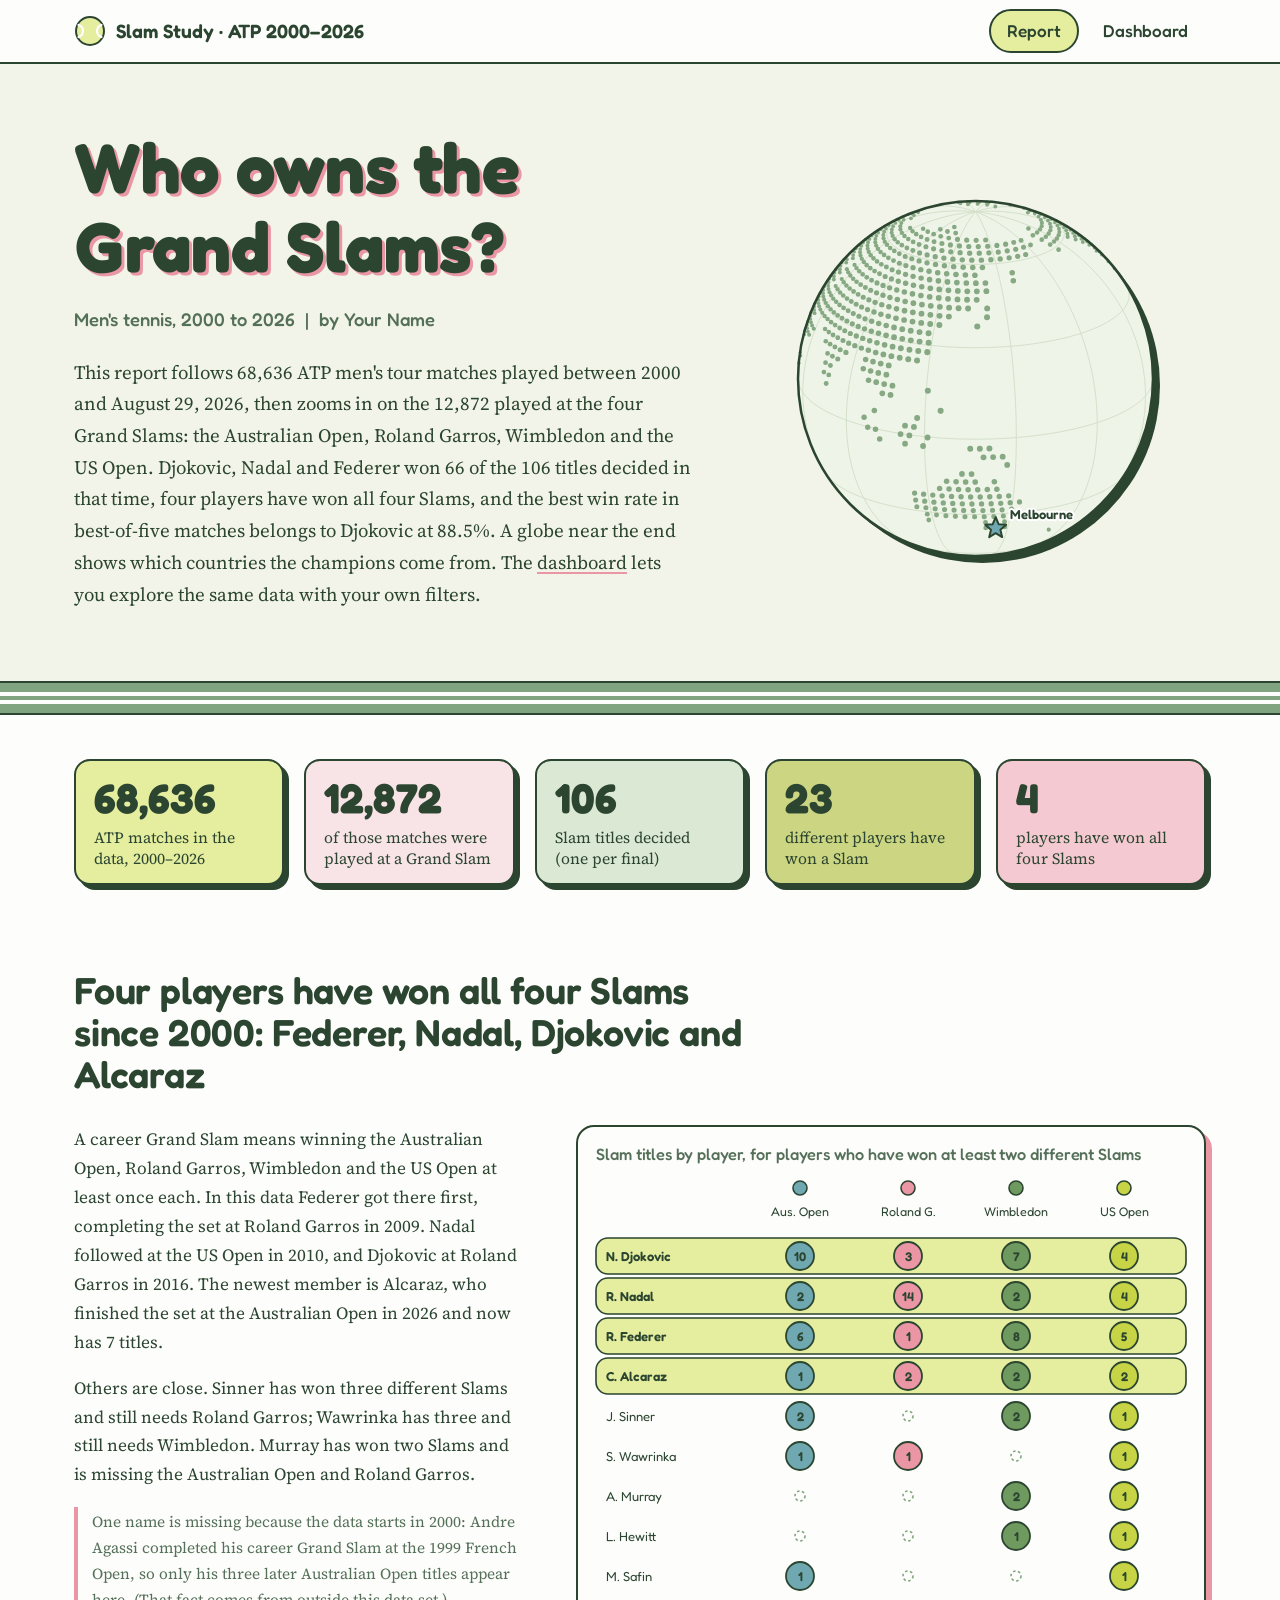
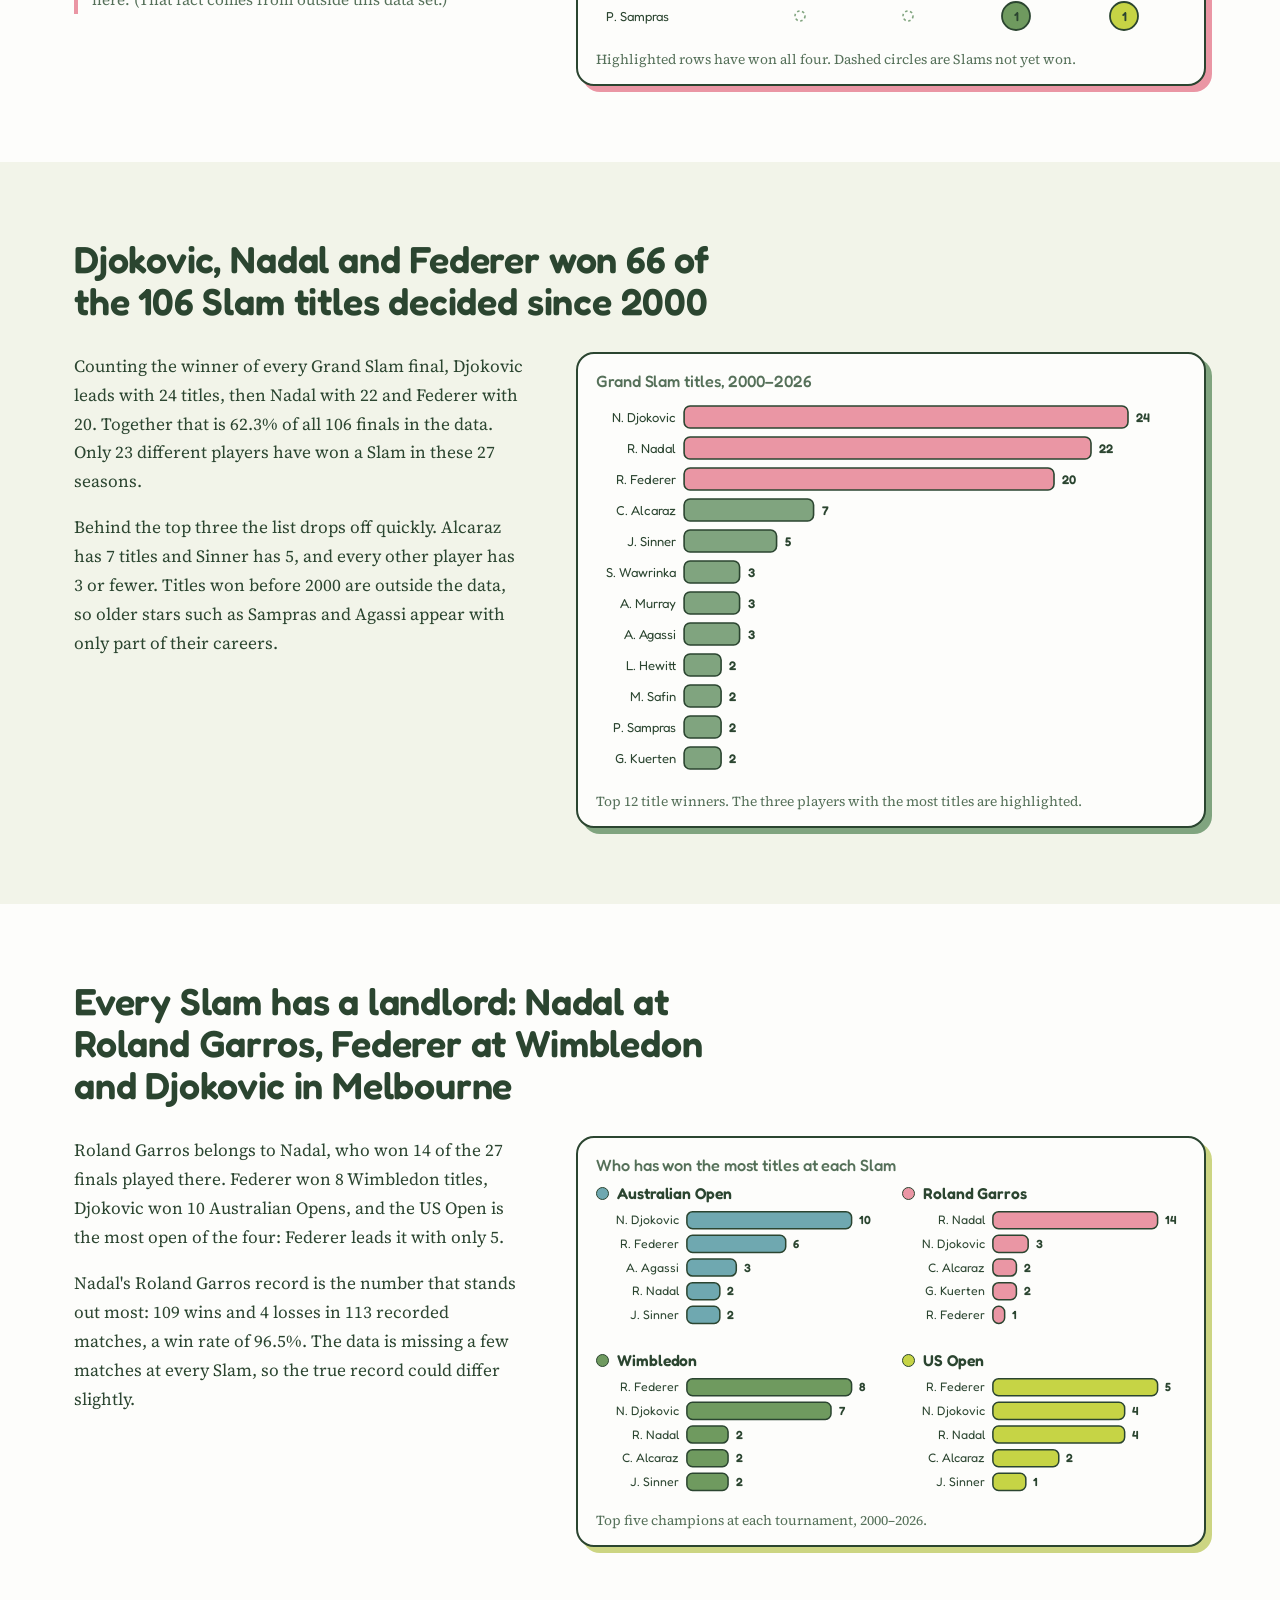
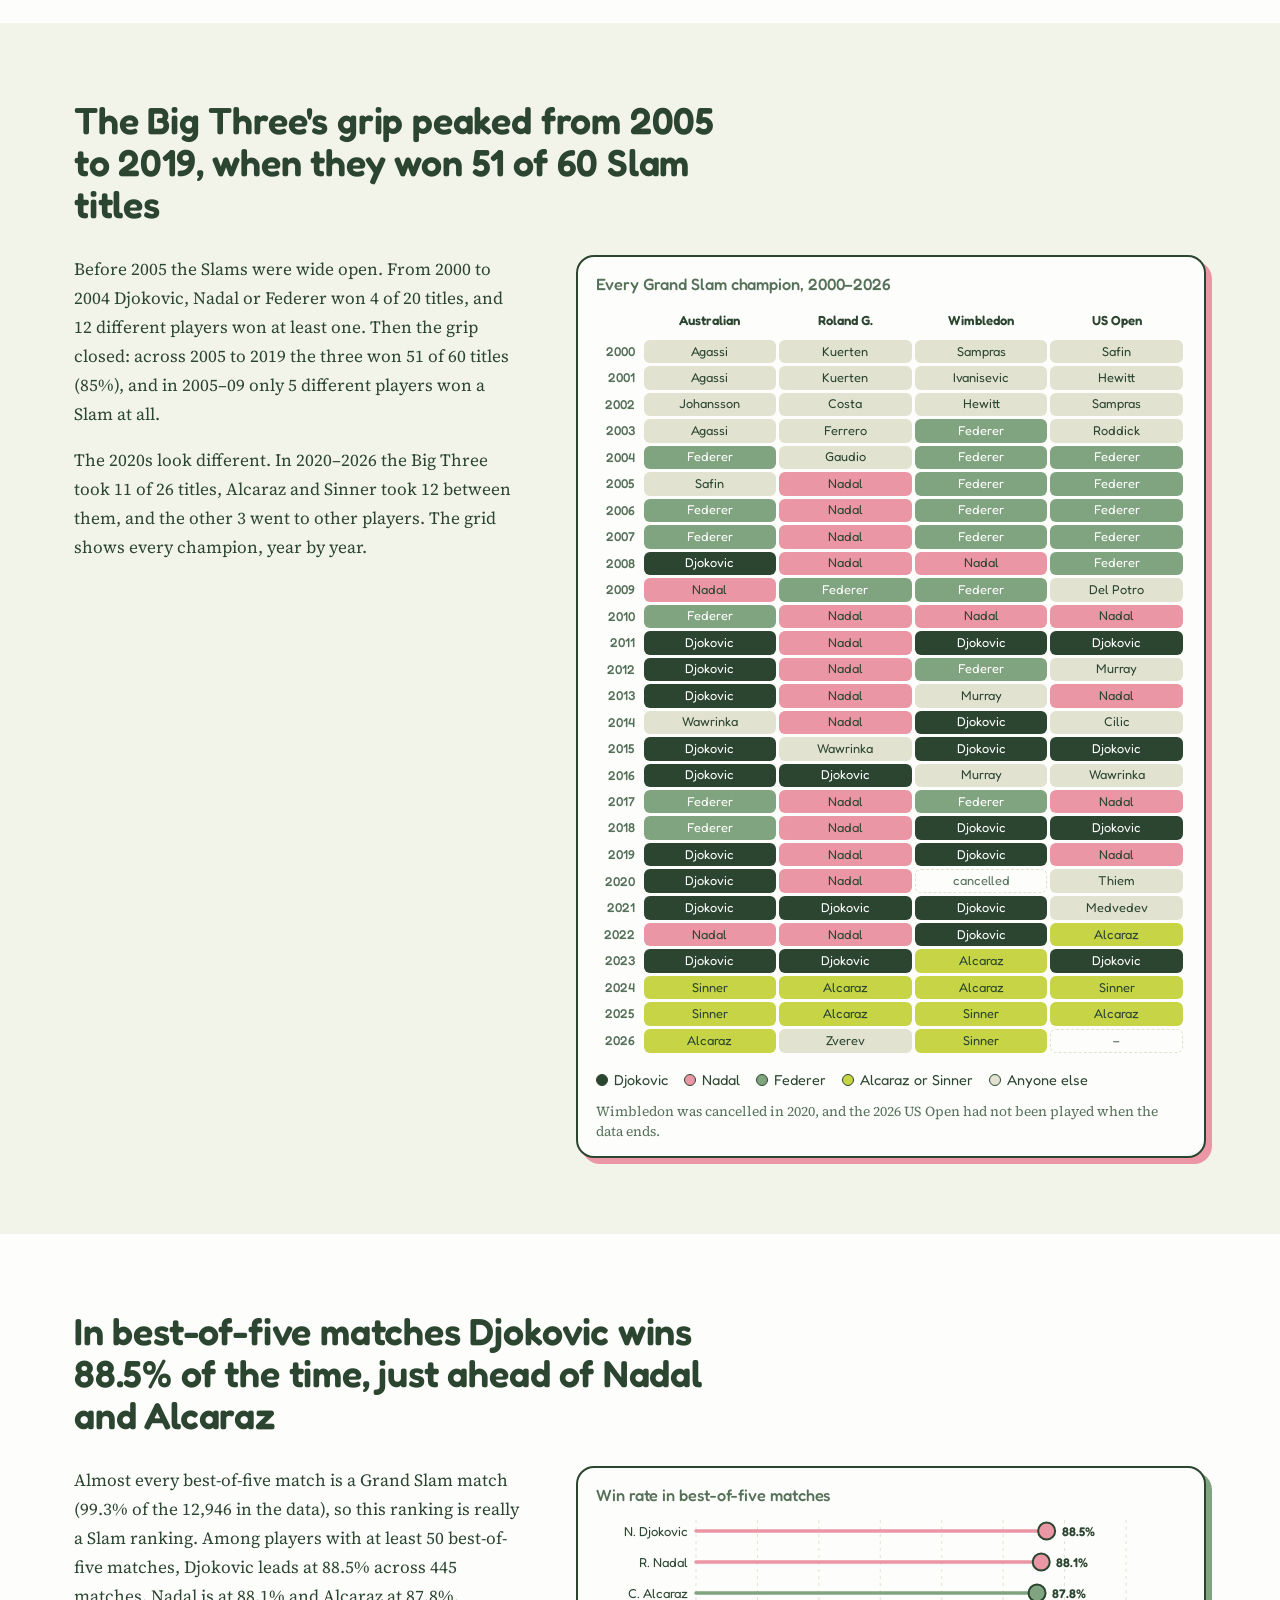
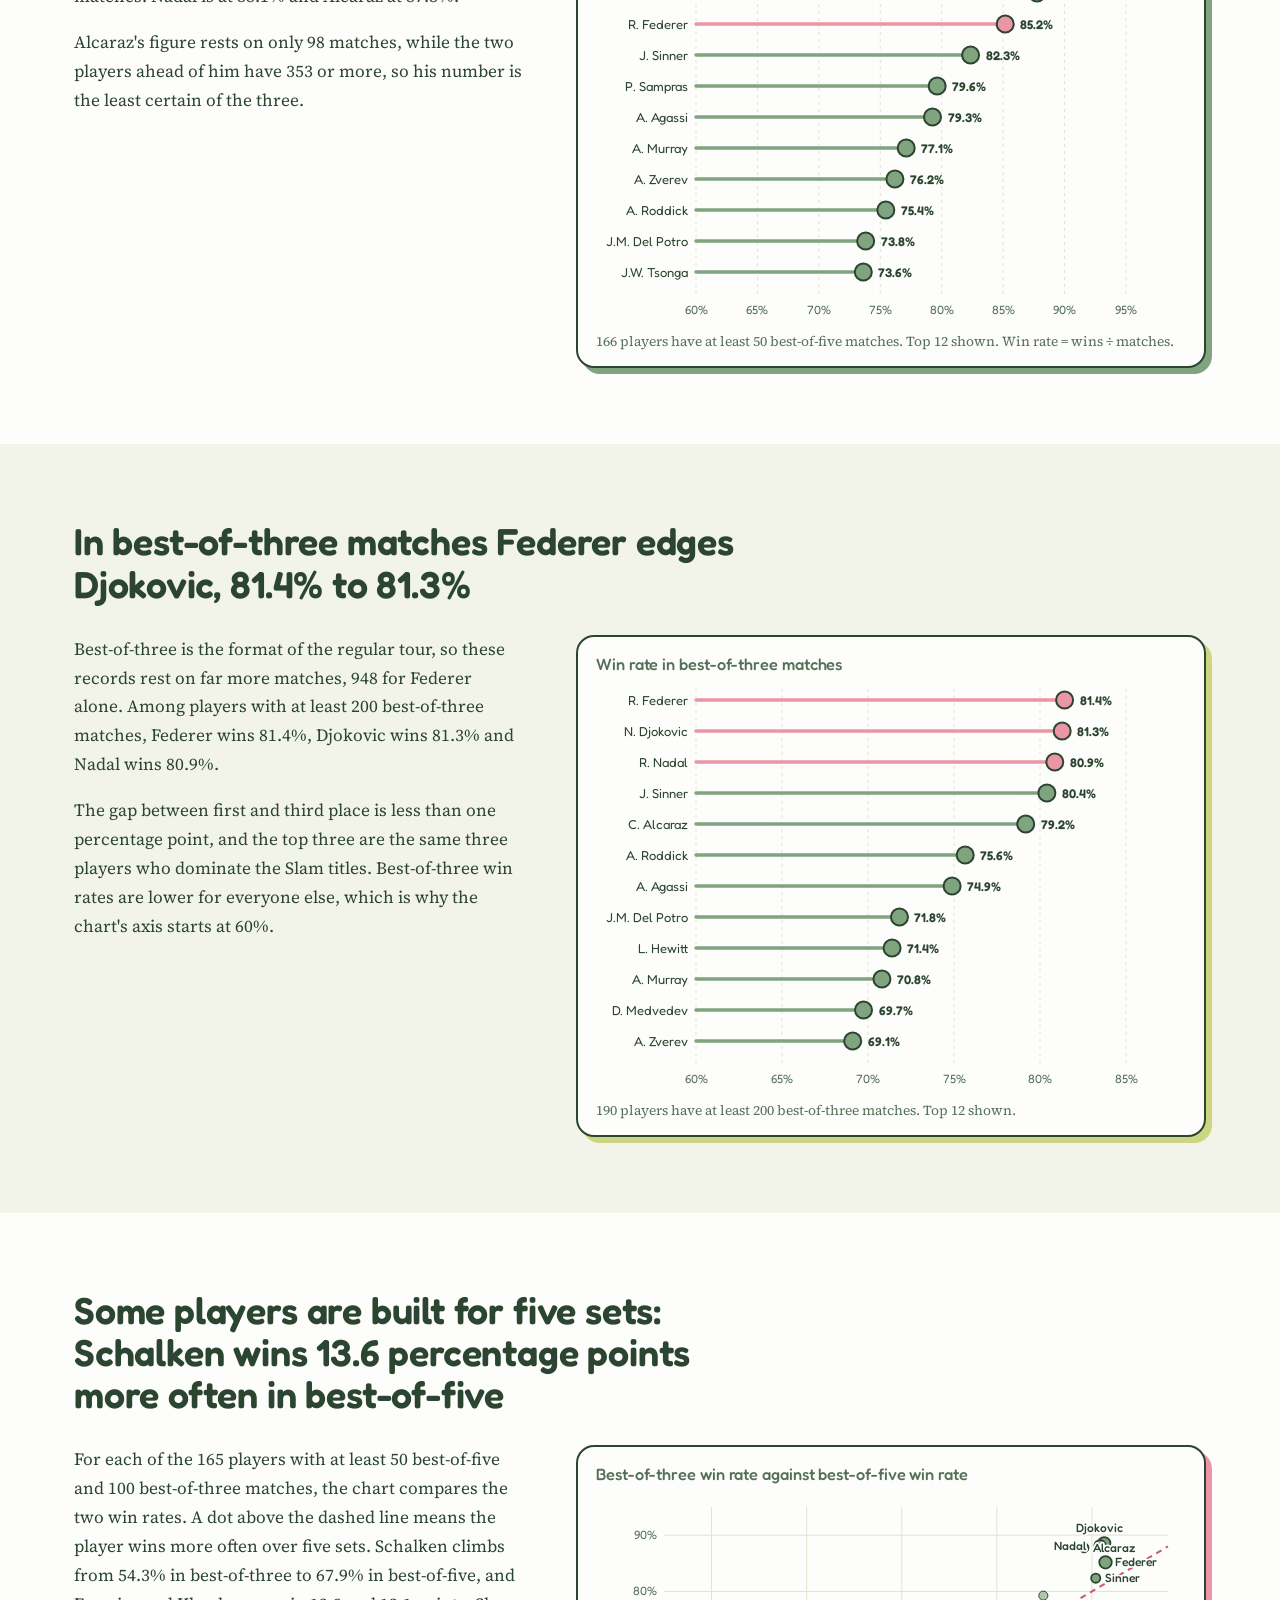
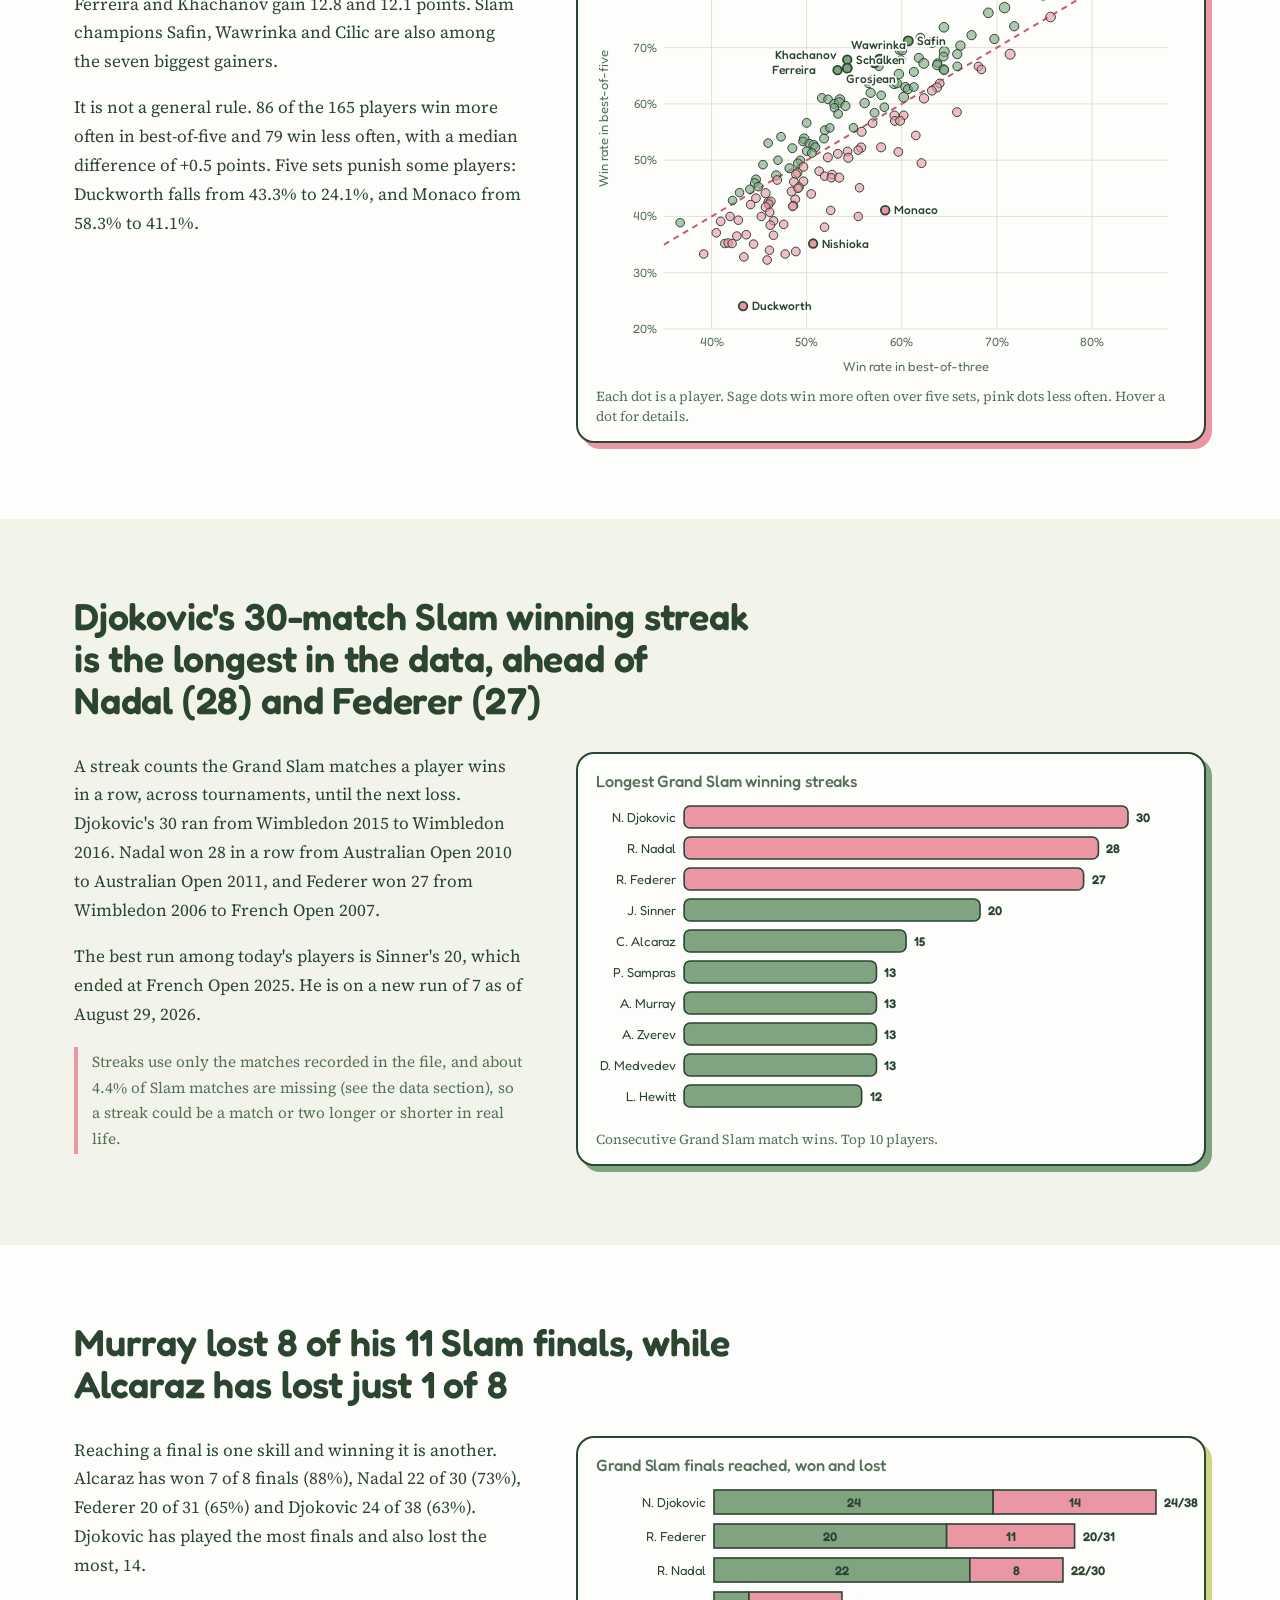
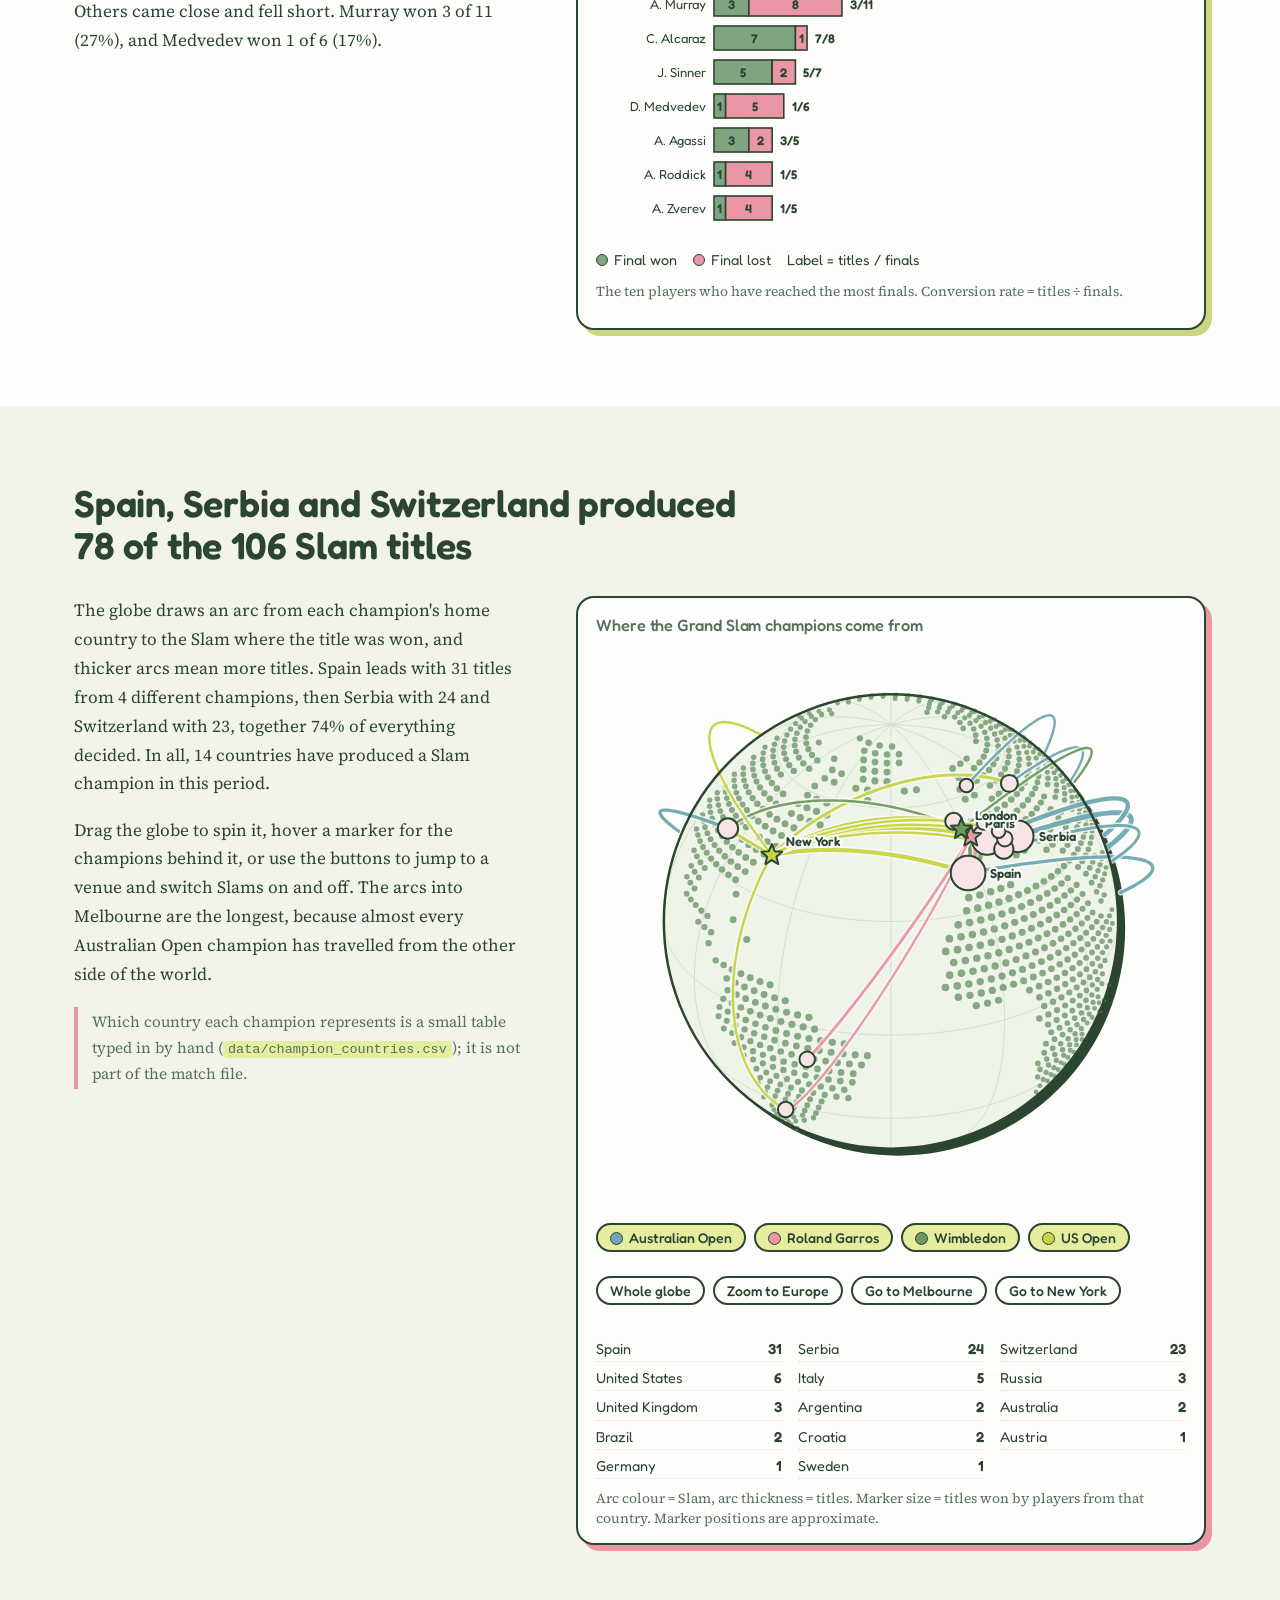
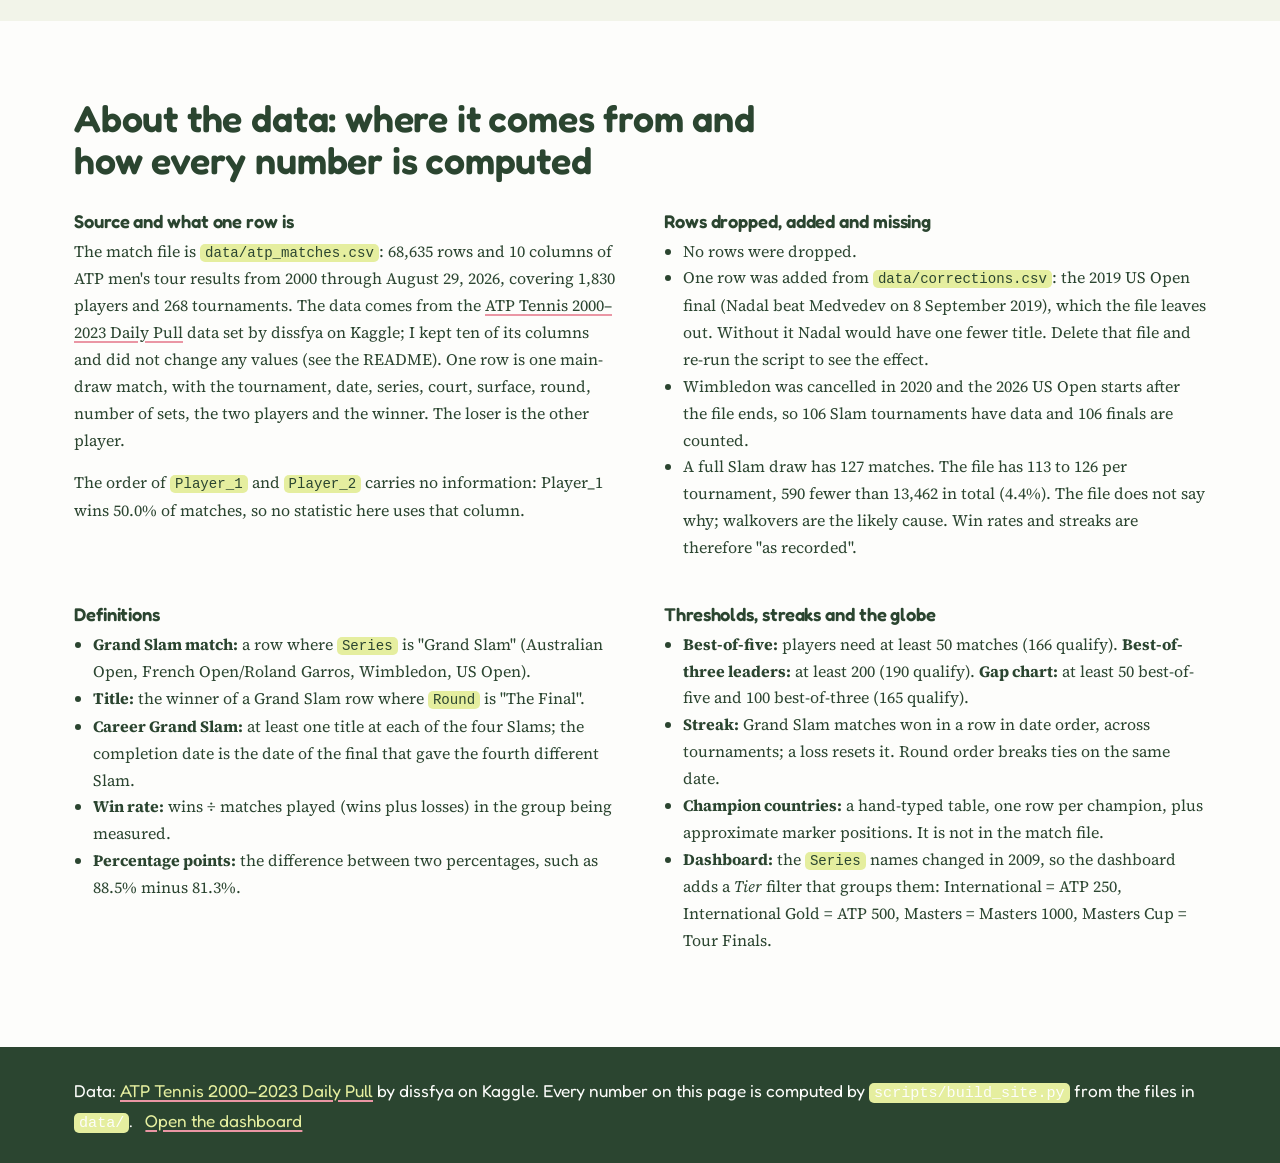
<file: atp-grand-slams/index.html>
<!DOCTYPE html>
<html lang="en">
<head>
<meta charset="utf-8">
<meta name="viewport" content="width=device-width, initial-scale=1">
<title>Who owns the Grand Slams? Men's tennis, 2000 to 2026</title>
<meta name="description" content="A data report on men's Grand Slam tennis since 2000: career Grand Slams, most titles, best-of-3 versus best-of-5 win rates, and a globe of where champions come from.">
<link rel="preconnect" href="https://fonts.googleapis.com"><link rel="preconnect" href="https://fonts.gstatic.com" crossorigin>
<link href="https://fonts.googleapis.com/css2?family=Fredoka:wght@400;500;600;700&family=Source+Serif+4:ital,opsz,wght@0,8..60,400;0,8..60,600;1,8..60,400&display=swap" rel="stylesheet">
<link rel="stylesheet" href="css/style.css">
</head>
<body>
<!-- GENERATED by scripts/build_site.py from scripts/report_template.html - edit the template, then re-run the script -->
<nav class="site-nav" aria-label="Main">
  <div class="wrap">
    <a class="brand" href="index.html"><svg viewBox="0 0 32 32" aria-hidden="true"><circle cx="16" cy="16" r="14" fill="#e5ee9f" stroke="#2b4530" stroke-width="2"/><path d="M4.5 10c6 2 6 10 0 12M27.5 10c-6 2-6 10 0 12" fill="none" stroke="#fdfdfb" stroke-width="2.2" stroke-linecap="round"/></svg><span>Slam Study <span class="long">&middot; ATP 2000&ndash;2026</span></span></a>
    <div class="nav-links"><a href="index.html" aria-current="page">Report</a><a href="dashboard.html">Dashboard</a></div>
  </div>
</nav>

<header class="hero">
  <div class="wrap hero-grid">
    <div>
      <h1>Who owns the Grand Slams?</h1>
      <p class="byline">Men's tennis, 2000 to 2026 &nbsp;|&nbsp; by Your Name</p>
      <p class="summary">This report follows 68,636 ATP men's tour matches played between 2000 and August 29, 2026, then zooms in on the 12,872 played at the four Grand Slams: the Australian Open, Roland Garros, Wimbledon and the US Open. Djokovic, Nadal and Federer won 66 of the 106 titles decided in that time, four players have won all four Slams, and the best win rate in best-of-five matches belongs to Djokovic at 88.5%. A globe near the end shows which countries the champions come from. The <a href="dashboard.html">dashboard</a> lets you explore the same data with your own filters.</p>
    </div>
    <div class="hero-globe">
      <div class="globe-box"><canvas id="hero-globe" width="600" height="600" aria-label="Globe showing the four Grand Slam venues: Melbourne, Paris, London and New York"></canvas></div>
    </div>
  </div>
</header>
<div class="court-strip" aria-hidden="true"></div>

<main>
<div class="wrap">
  <div class="stats" aria-label="Headline numbers">
    <div class="stat"><b>68,636</b><span>ATP matches in the data, 2000&ndash;2026</span></div>
    <div class="stat"><b>12,872</b><span>of those matches were played at a Grand Slam</span></div>
    <div class="stat"><b>106</b><span>Slam titles decided (one per final)</span></div>
    <div class="stat"><b>23</b><span>different players have won a Slam</span></div>
    <div class="stat"><b>4</b><span>players have won all four Slams</span></div>
  </div>
</div>

<section class="finding" aria-labelledby="f1">
  <div class="wrap">
    <h2 id="f1">Four players have won all four Slams since 2000: Federer, Nadal, Djokovic and Alcaraz</h2>
    <div class="finding-body">
      <div class="finding-text">
        <p>A career Grand Slam means winning the Australian Open, Roland Garros, Wimbledon and the US Open at least once each. In this data Federer got there first, completing the set at Roland Garros in 2009. Nadal followed at the US Open in 2010, and Djokovic at Roland Garros in 2016. The newest member is Alcaraz, who finished the set at the Australian Open in 2026 and now has 7 titles.</p>
        <p>Others are close. Sinner has won three different Slams and still needs Roland Garros; Wawrinka has three and still needs Wimbledon. Murray has won two Slams and is missing the Australian Open and Roland Garros.</p>
        <p class="aside">One name is missing because the data starts in 2000: Andre Agassi completed his career Grand Slam at the 1999 French Open, so only his three later Australian Open titles appear here. (That fact comes from outside this data set.)</p>
      </div>
      <div class="card"><h3>Slam titles by player, for players who have won at least two different Slams</h3><div class="chart" id="c-career"></div><p class="chart-note">Highlighted rows have won all four. Dashed circles are Slams not yet won.</p></div>
    </div>
  </div>
</section>

<section class="finding alt" aria-labelledby="f2">
  <div class="wrap">
    <h2 id="f2">Djokovic, Nadal and Federer won 66 of the 106 Slam titles decided since 2000</h2>
    <div class="finding-body">
      <div class="finding-text">
        <p>Counting the winner of every Grand Slam final, Djokovic leads with 24 titles, then Nadal with 22 and Federer with 20. Together that is 62.3% of all 106 finals in the data. Only 23 different players have won a Slam in these 27 seasons.</p>
        <p>Behind the top three the list drops off quickly. Alcaraz has 7 titles and Sinner has 5, and every other player has 3 or fewer. Titles won before 2000 are outside the data, so older stars such as Sampras and Agassi appear with only part of their careers.</p>
      </div>
      <div class="card"><h3>Grand Slam titles, 2000&ndash;2026</h3><div class="chart" id="c-titles"></div><p class="chart-note">Top 12 title winners. The three players with the most titles are highlighted.</p></div>
    </div>
  </div>
</section>

<section class="finding" aria-labelledby="f3">
  <div class="wrap">
    <h2 id="f3">Every Slam has a landlord: Nadal at Roland Garros, Federer at Wimbledon and Djokovic in Melbourne</h2>
    <div class="finding-body">
      <div class="finding-text">
        <p>Roland Garros belongs to Nadal, who won 14 of the 27 finals played there. Federer won 8 Wimbledon titles, Djokovic won 10 Australian Opens, and the US Open is the most open of the four: Federer leads it with only 5.</p>
        <p>Nadal's Roland Garros record is the number that stands out most: 109 wins and 4 losses in 113 recorded matches, a win rate of 96.5%. The data is missing a few matches at every Slam, so the true record could differ slightly.</p>
      </div>
      <div class="card"><h3>Who has won the most titles at each Slam</h3><div class="small-multiples" id="c-byslam"></div><p class="chart-note">Top five champions at each tournament, 2000&ndash;2026.</p></div>
    </div>
  </div>
</section>

<section class="finding alt" aria-labelledby="f4">
  <div class="wrap">
    <h2 id="f4">The Big Three's grip peaked from 2005 to 2019, when they won 51 of 60 Slam titles</h2>
    <div class="finding-body">
      <div class="finding-text">
        <p>Before 2005 the Slams were wide open. From 2000 to 2004 Djokovic, Nadal or Federer won 4 of 20 titles, and 12 different players won at least one. Then the grip closed: across 2005 to 2019 the three won 51 of 60 titles (85%), and in 2005&ndash;09 only 5 different players won a Slam at all.</p>
        <p>The 2020s look different. In 2020&ndash;2026 the Big Three took 11 of 26 titles, Alcaraz and Sinner took 12 between them, and the other 3 went to other players. The grid shows every champion, year by year.</p>
      </div>
      <div class="card"><h3>Every Grand Slam champion, 2000&ndash;2026</h3><div class="chart" id="c-grid"></div><div class="legend" id="c-grid-legend"></div><p class="chart-note">Wimbledon was cancelled in 2020, and the 2026 US Open had not been played when the data ends.</p></div>
    </div>
  </div>
</section>

<section class="finding" aria-labelledby="f5">
  <div class="wrap">
    <h2 id="f5">In best-of-five matches Djokovic wins 88.5% of the time, just ahead of Nadal and Alcaraz</h2>
    <div class="finding-body">
      <div class="finding-text">
        <p>Almost every best-of-five match is a Grand Slam match (99.3% of the 12,946 in the data), so this ranking is really a Slam ranking. Among players with at least 50 best-of-five matches, Djokovic leads at 88.5% across 445 matches. Nadal is at 88.1% and Alcaraz at 87.8%.</p>
        <p>Alcaraz's figure rests on only 98 matches, while the two players ahead of him have 353 or more, so his number is the least certain of the three.</p>
      </div>
      <div class="card"><h3>Win rate in best-of-five matches</h3><div class="chart" id="c-bo5"></div><p class="chart-note">166 players have at least 50 best-of-five matches. Top 12 shown. Win rate = wins &divide; matches.</p></div>
    </div>
  </div>
</section>

<section class="finding alt" aria-labelledby="f6">
  <div class="wrap">
    <h2 id="f6">In best-of-three matches Federer edges Djokovic, 81.4% to 81.3%</h2>
    <div class="finding-body">
      <div class="finding-text">
        <p>Best-of-three is the format of the regular tour, so these records rest on far more matches, 948 for Federer alone. Among players with at least 200 best-of-three matches, Federer wins 81.4%, Djokovic wins 81.3% and Nadal wins 80.9%.</p>
        <p>The gap between first and third place is less than one percentage point, and the top three are the same three players who dominate the Slam titles. Best-of-three win rates are lower for everyone else, which is why the chart's axis starts at 60%.</p>
      </div>
      <div class="card"><h3>Win rate in best-of-three matches</h3><div class="chart" id="c-bo3"></div><p class="chart-note">190 players have at least 200 best-of-three matches. Top 12 shown.</p></div>
    </div>
  </div>
</section>

<section class="finding" aria-labelledby="f7">
  <div class="wrap">
    <h2 id="f7">Some players are built for five sets: Schalken wins 13.6 percentage points more often in best-of-five</h2>
    <div class="finding-body">
      <div class="finding-text">
        <p>For each of the 165 players with at least 50 best-of-five and 100 best-of-three matches, the chart compares the two win rates. A dot above the dashed line means the player wins more often over five sets. Schalken climbs from 54.3% in best-of-three to 67.9% in best-of-five, and Ferreira and Khachanov gain 12.8 and 12.1 points. Slam champions Safin, Wawrinka and Cilic are also among the seven biggest gainers.</p>
        <p>It is not a general rule. 86 of the 165 players win more often in best-of-five and 79 win less often, with a median difference of +0.5 points. Five sets punish some players: Duckworth falls from 43.3% to 24.1%, and Monaco from 58.3% to 41.1%.</p>
      </div>
      <div class="card"><h3>Best-of-three win rate against best-of-five win rate</h3><div class="chart" id="c-gap"></div><p class="chart-note">Each dot is a player. Sage dots win more often over five sets, pink dots less often. Hover a dot for details.</p></div>
    </div>
  </div>
</section>

<section class="finding alt" aria-labelledby="f8">
  <div class="wrap">
    <h2 id="f8">Djokovic's 30-match Slam winning streak is the longest in the data, ahead of Nadal (28) and Federer (27)</h2>
    <div class="finding-body">
      <div class="finding-text">
        <p>A streak counts the Grand Slam matches a player wins in a row, across tournaments, until the next loss. Djokovic's 30 ran from Wimbledon 2015 to Wimbledon 2016. Nadal won 28 in a row from Australian Open 2010 to Australian Open 2011, and Federer won 27 from Wimbledon 2006 to French Open 2007.</p>
        <p>The best run among today's players is Sinner's 20, which ended at French Open 2025. He is on a new run of 7 as of August 29, 2026.</p>
        <p class="aside">Streaks use only the matches recorded in the file, and about 4.4% of Slam matches are missing (see the data section), so a streak could be a match or two longer or shorter in real life.</p>
      </div>
      <div class="card"><h3>Longest Grand Slam winning streaks</h3><div class="chart" id="c-streaks"></div><p class="chart-note">Consecutive Grand Slam match wins. Top 10 players.</p></div>
    </div>
  </div>
</section>

<section class="finding" aria-labelledby="f9">
  <div class="wrap">
    <h2 id="f9">Murray lost 8 of his 11 Slam finals, while Alcaraz has lost just 1 of 8</h2>
    <div class="finding-body">
      <div class="finding-text">
        <p>Reaching a final is one skill and winning it is another. Alcaraz has won 7 of 8 finals (88%), Nadal 22 of 30 (73%), Federer 20 of 31 (65%) and Djokovic 24 of 38 (63%). Djokovic has played the most finals and also lost the most, 14.</p>
        <p>Others came close and fell short. Murray won 3 of 11 (27%), and Medvedev won 1 of 6 (17%).</p>
      </div>
      <div class="card"><h3>Grand Slam finals reached, won and lost</h3><div class="chart" id="c-finals"></div><div class="legend" id="c-finals-legend"></div><p class="chart-note">The ten players who have reached the most finals. Conversion rate = titles &divide; finals.</p></div>
    </div>
  </div>
</section>

<section class="finding alt" aria-labelledby="f10">
  <div class="wrap">
    <h2 id="f10">Spain, Serbia and Switzerland produced 78 of the 106 Slam titles</h2>
    <div class="finding-body">
      <div class="finding-text">
        <p>The globe draws an arc from each champion's home country to the Slam where the title was won, and thicker arcs mean more titles. Spain leads with 31 titles from 4 different champions, then Serbia with 24 and Switzerland with 23, together 74% of everything decided. In all, 14 countries have produced a Slam champion in this period.</p>
        <p>Drag the globe to spin it, hover a marker for the champions behind it, or use the buttons to jump to a venue and switch Slams on and off. The arcs into Melbourne are the longest, because almost every Australian Open champion has travelled from the other side of the world.</p>
        <p class="aside">Which country each champion represents is a small table typed in by hand (<code>data/champion_countries.csv</code>); it is not part of the match file.</p>
      </div>
      <div class="card">
        <h3>Where the Grand Slam champions come from</h3>
        <div class="globe-layout">
          <div class="globe-box"><canvas id="story-globe" width="700" height="700" aria-label="Globe with arcs from each champion's home country to the Grand Slam venue where the titles were won"></canvas><div class="globe-tip" id="story-tip"></div></div>
          <div class="globe-ctl" id="slam-chips" role="group" aria-label="Show Slams"></div>
          <div class="globe-ctl" id="venue-btns" role="group" aria-label="Jump to a venue"></div>
          <ul class="country-list" id="country-list"></ul>
        </div>
        <p class="chart-note">Arc colour = Slam, arc thickness = titles. Marker size = titles won by players from that country. Marker positions are approximate.</p>
      </div>
    </div>
  </div>
</section>

<section class="finding" aria-labelledby="f11" id="data">
  <div class="wrap">
    <h2 id="f11">About the data: where it comes from and how every number is computed</h2>
    <div class="data-grid">
      <div>
        <h3>Source and what one row is</h3>
        <p>The match file is <code>data/atp_matches.csv</code>: 68,635 rows and 10 columns of ATP men's tour results from 2000 through August 29, 2026, covering 1,830 players and 268 tournaments. The data comes from the <a href="https://www.kaggle.com/datasets/dissfya/atp-tennis-2000-2023daily-pull">ATP Tennis 2000&ndash;2023 Daily Pull</a> data set by dissfya on Kaggle; I kept ten of its columns and did not change any values (see the README). One row is one main-draw match, with the tournament, date, series, court, surface, round, number of sets, the two players and the winner. The loser is the other player.</p>
        <p>The order of <code>Player_1</code> and <code>Player_2</code> carries no information: Player_1 wins 50.0% of matches, so no statistic here uses that column.</p>
      </div>
      <div>
        <h3>Rows dropped, added and missing</h3>
        <ul>
          <li>No rows were dropped.</li>
          <li>One row was added from <code>data/corrections.csv</code>: the 2019 US Open final (Nadal beat Medvedev on 8 September 2019), which the file leaves out. Without it Nadal would have one fewer title. Delete that file and re-run the script to see the effect.</li>
          <li>Wimbledon was cancelled in 2020 and the 2026 US Open starts after the file ends, so 106 Slam tournaments have data and 106 finals are counted.</li>
          <li>A full Slam draw has 127 matches. The file has 113 to 126 per tournament, 590 fewer than 13,462 in total (4.4%). The file does not say why; walkovers are the likely cause. Win rates and streaks are therefore "as recorded".</li>
        </ul>
      </div>
      <div>
        <h3>Definitions</h3>
        <ul>
          <li><b>Grand Slam match:</b> a row where <code>Series</code> is "Grand Slam" (Australian Open, French Open/Roland Garros, Wimbledon, US Open).</li>
          <li><b>Title:</b> the winner of a Grand Slam row where <code>Round</code> is "The Final".</li>
          <li><b>Career Grand Slam:</b> at least one title at each of the four Slams; the completion date is the date of the final that gave the fourth different Slam.</li>
          <li><b>Win rate:</b> wins &divide; matches played (wins plus losses) in the group being measured.</li>
          <li><b>Percentage points:</b> the difference between two percentages, such as 88.5% minus 81.3%.</li>
        </ul>
      </div>
      <div>
        <h3>Thresholds, streaks and the globe</h3>
        <ul>
          <li><b>Best-of-five:</b> players need at least 50 matches (166 qualify). <b>Best-of-three leaders:</b> at least 200 (190 qualify). <b>Gap chart:</b> at least 50 best-of-five and 100 best-of-three (165 qualify).</li>
          <li><b>Streak:</b> Grand Slam matches won in a row in date order, across tournaments; a loss resets it. Round order breaks ties on the same date.</li>
          <li><b>Champion countries:</b> a hand-typed table, one row per champion, plus approximate marker positions. It is not in the match file.</li>
          <li><b>Dashboard:</b> the <code>Series</code> names changed in 2009, so the dashboard adds a <i>Tier</i> filter that groups them: International = ATP 250, International Gold = ATP 500, Masters = Masters 1000, Masters Cup = Tour Finals.</li>
        </ul>
      </div>
    </div>
  </div>
</section>
</main>

<footer class="site-foot"><div class="wrap">Data: <a href="https://www.kaggle.com/datasets/dissfya/atp-tennis-2000-2023daily-pull">ATP Tennis 2000&ndash;2023 Daily Pull</a> by dissfya on Kaggle. Every number on this page is computed by <code>scripts/build_site.py</code> from the files in <code>data/</code>. &nbsp; <a href="dashboard.html">Open the dashboard</a></div></footer>

<script type="application/json" id="report-data">{"meta":{"rows_raw":68635,"rows_corrections":1,"rows_total":68636,"columns":10,"first_year":2000,"last_year":2026,"last_date":"2026-08-29","seasons":27,"players":1830,"tournaments":268,"slam_matches":12872,"slam_titles":106,"champions":23},"titles":[{"player":"Djokovic N.","name":"N. Djokovic","total":24,"n_slams":4,"AO":10,"RG":3,"W":7,"USO":4},{"player":"Nadal R.","name":"R. Nadal","total":22,"n_slams":4,"AO":2,"RG":14,"W":2,"USO":4},{"player":"Federer R.","name":"R. Federer","total":20,"n_slams":4,"AO":6,"RG":1,"W":8,"USO":5},{"player":"Alcaraz C.","name":"C. Alcaraz","total":7,"n_slams":4,"AO":1,"RG":2,"W":2,"USO":2},{"player":"Sinner J.","name":"J. Sinner","total":5,"n_slams":3,"AO":2,"RG":0,"W":2,"USO":1},{"player":"Wawrinka S.","name":"S. Wawrinka","total":3,"n_slams":3,"AO":1,"RG":1,"W":0,"USO":1},{"player":"Murray A.","name":"A. Murray","total":3,"n_slams":2,"AO":0,"RG":0,"W":2,"USO":1},{"player":"Agassi A.","name":"A. Agassi","total":3,"n_slams":1,"AO":3,"RG":0,"W":0,"USO":0},{"player":"Hewitt L.","name":"L. Hewitt","total":2,"n_slams":2,"AO":0,"RG":0,"W":1,"USO":1},{"player":"Safin M.","name":"M. Safin","total":2,"n_slams":2,"AO":1,"RG":0,"W":0,"USO":1},{"player":"Sampras P.","name":"P. Sampras","total":2,"n_slams":2,"AO":0,"RG":0,"W":1,"USO":1},{"player":"Kuerten G.","name":"G. Kuerten","total":2,"n_slams":1,"AO":0,"RG":2,"W":0,"USO":0},{"player":"Cilic M.","name":"M. Cilic","total":1,"n_slams":1,"AO":0,"RG":0,"W":0,"USO":1},{"player":"Costa A.","name":"A. Costa","total":1,"n_slams":1,"AO":0,"RG":1,"W":0,"USO":0},{"player":"Del Potro J.M.","name":"J.M. Del Potro","total":1,"n_slams":1,"AO":0,"RG":0,"W":0,"USO":1},{"player":"Ferrero J.C.","name":"J.C. Ferrero","total":1,"n_slams":1,"AO":0,"RG":1,"W":0,"USO":0},{"player":"Gaudio G.","name":"G. Gaudio","total":1,"n_slams":1,"AO":0,"RG":1,"W":0,"USO":0},{"player":"Ivanisevic G.","name":"G. Ivanisevic","total":1,"n_slams":1,"AO":0,"RG":0,"W":1,"USO":0},{"player":"Johansson T.","name":"T. Johansson","total":1,"n_slams":1,"AO":1,"RG":0,"W":0,"USO":0},{"player":"Medvedev D.","name":"D. Medvedev","total":1,"n_slams":1,"AO":0,"RG":0,"W":0,"USO":1},{"player":"Roddick A.","name":"A. Roddick","total":1,"n_slams":1,"AO":0,"RG":0,"W":0,"USO":1},{"player":"Thiem D.","name":"D. Thiem","total":1,"n_slams":1,"AO":0,"RG":0,"W":0,"USO":1},{"player":"Zverev A.","name":"A. Zverev","total":1,"n_slams":1,"AO":0,"RG":1,"W":0,"USO":0}],"career":[{"player":"Federer R.","name":"R. Federer","completed":"2009-06-07","completed_year":2009,"completed_at":"Roland Garros","titles":20},{"player":"Nadal R.","name":"R. Nadal","completed":"2010-09-12","completed_year":2010,"completed_at":"US Open","titles":22},{"player":"Djokovic N.","name":"N. Djokovic","completed":"2016-06-05","completed_year":2016,"completed_at":"Roland Garros","titles":24},{"player":"Alcaraz C.","name":"C. Alcaraz","completed":"2026-02-01","completed_year":2026,"completed_at":"Australian Open","titles":7}],"slam_grid":[{"player":"Djokovic N.","name":"N. Djokovic","total":24,"n_slams":4,"AO":10,"RG":3,"W":7,"USO":4,"career":true},{"player":"Nadal R.","name":"R. Nadal","total":22,"n_slams":4,"AO":2,"RG":14,"W":2,"USO":4,"career":true},{"player":"Federer R.","name":"R. Federer","total":20,"n_slams":4,"AO":6,"RG":1,"W":8,"USO":5,"career":true},{"player":"Alcaraz C.","name":"C. Alcaraz","total":7,"n_slams":4,"AO":1,"RG":2,"W":2,"USO":2,"career":true},{"player":"Sinner J.","name":"J. Sinner","total":5,"n_slams":3,"AO":2,"RG":0,"W":2,"USO":1,"career":false},{"player":"Wawrinka S.","name":"S. Wawrinka","total":3,"n_slams":3,"AO":1,"RG":1,"W":0,"USO":1,"career":false},{"player":"Murray A.","name":"A. Murray","total":3,"n_slams":2,"AO":0,"RG":0,"W":2,"USO":1,"career":false},{"player":"Hewitt L.","name":"L. Hewitt","total":2,"n_slams":2,"AO":0,"RG":0,"W":1,"USO":1,"career":false},{"player":"Safin M.","name":"M. Safin","total":2,"n_slams":2,"AO":1,"RG":0,"W":0,"USO":1,"career":false},{"player":"Sampras P.","name":"P. Sampras","total":2,"n_slams":2,"AO":0,"RG":0,"W":1,"USO":1,"career":false}],"missing_one":{"Sinner J.":"Roland Garros","Wawrinka S.":"Wimbledon"},"by_slam":{"AO":[{"player":"Djokovic N.","name":"N. Djokovic","titles":10},{"player":"Federer R.","name":"R. Federer","titles":6},{"player":"Agassi A.","name":"A. Agassi","titles":3},{"player":"Nadal R.","name":"R. Nadal","titles":2},{"player":"Sinner J.","name":"J. Sinner","titles":2},{"player":"Alcaraz C.","name":"C. Alcaraz","titles":1}],"RG":[{"player":"Nadal R.","name":"R. Nadal","titles":14},{"player":"Djokovic N.","name":"N. Djokovic","titles":3},{"player":"Alcaraz C.","name":"C. Alcaraz","titles":2},{"player":"Kuerten G.","name":"G. Kuerten","titles":2},{"player":"Federer R.","name":"R. Federer","titles":1},{"player":"Wawrinka S.","name":"S. Wawrinka","titles":1}],"W":[{"player":"Federer R.","name":"R. Federer","titles":8},{"player":"Djokovic N.","name":"N. Djokovic","titles":7},{"player":"Nadal R.","name":"R. Nadal","titles":2},{"player":"Alcaraz C.","name":"C. Alcaraz","titles":2},{"player":"Sinner J.","name":"J. Sinner","titles":2},{"player":"Murray A.","name":"A. Murray","titles":2}],"USO":[{"player":"Federer R.","name":"R. Federer","titles":5},{"player":"Djokovic N.","name":"N. Djokovic","titles":4},{"player":"Nadal R.","name":"R. Nadal","titles":4},{"player":"Alcaraz C.","name":"C. Alcaraz","titles":2},{"player":"Sinner J.","name":"J. Sinner","titles":1},{"player":"Wawrinka S.","name":"S. Wawrinka","titles":1}]},"champions_by_year":[{"year":2000,"AO":{"player":"Agassi A.","name":"A. Agassi"},"RG":{"player":"Kuerten G.","name":"G. Kuerten"},"W":{"player":"Sampras P.","name":"P. Sampras"},"USO":{"player":"Safin M.","name":"M. Safin"}},{"year":2001,"AO":{"player":"Agassi A.","name":"A. Agassi"},"RG":{"player":"Kuerten G.","name":"G. Kuerten"},"W":{"player":"Ivanisevic G.","name":"G. Ivanisevic"},"USO":{"player":"Hewitt L.","name":"L. Hewitt"}},{"year":2002,"AO":{"player":"Johansson T.","name":"T. Johansson"},"RG":{"player":"Costa A.","name":"A. Costa"},"W":{"player":"Hewitt L.","name":"L. Hewitt"},"USO":{"player":"Sampras P.","name":"P. Sampras"}},{"year":2003,"AO":{"player":"Agassi A.","name":"A. Agassi"},"RG":{"player":"Ferrero J.C.","name":"J.C. Ferrero"},"W":{"player":"Federer R.","name":"R. Federer"},"USO":{"player":"Roddick A.","name":"A. Roddick"}},{"year":2004,"AO":{"player":"Federer R.","name":"R. Federer"},"RG":{"player":"Gaudio G.","name":"G. Gaudio"},"W":{"player":"Federer R.","name":"R. Federer"},"USO":{"player":"Federer R.","name":"R. Federer"}},{"year":2005,"AO":{"player":"Safin M.","name":"M. Safin"},"RG":{"player":"Nadal R.","name":"R. Nadal"},"W":{"player":"Federer R.","name":"R. Federer"},"USO":{"player":"Federer R.","name":"R. Federer"}},{"year":2006,"AO":{"player":"Federer R.","name":"R. Federer"},"RG":{"player":"Nadal R.","name":"R. Nadal"},"W":{"player":"Federer R.","name":"R. Federer"},"USO":{"player":"Federer R.","name":"R. Federer"}},{"year":2007,"AO":{"player":"Federer R.","name":"R. Federer"},"RG":{"player":"Nadal R.","name":"R. Nadal"},"W":{"player":"Federer R.","name":"R. Federer"},"USO":{"player":"Federer R.","name":"R. Federer"}},{"year":2008,"AO":{"player":"Djokovic N.","name":"N. Djokovic"},"RG":{"player":"Nadal R.","name":"R. Nadal"},"W":{"player":"Nadal R.","name":"R. Nadal"},"USO":{"player":"Federer R.","name":"R. Federer"}},{"year":2009,"AO":{"player":"Nadal R.","name":"R. Nadal"},"RG":{"player":"Federer R.","name":"R. Federer"},"W":{"player":"Federer R.","name":"R. Federer"},"USO":{"player":"Del Potro J.M.","name":"J.M. Del Potro"}},{"year":2010,"AO":{"player":"Federer R.","name":"R. Federer"},"RG":{"player":"Nadal R.","name":"R. Nadal"},"W":{"player":"Nadal R.","name":"R. Nadal"},"USO":{"player":"Nadal R.","name":"R. Nadal"}},{"year":2011,"AO":{"player":"Djokovic N.","name":"N. Djokovic"},"RG":{"player":"Nadal R.","name":"R. Nadal"},"W":{"player":"Djokovic N.","name":"N. Djokovic"},"USO":{"player":"Djokovic N.","name":"N. Djokovic"}},{"year":2012,"AO":{"player":"Djokovic N.","name":"N. Djokovic"},"RG":{"player":"Nadal R.","name":"R. Nadal"},"W":{"player":"Federer R.","name":"R. Federer"},"USO":{"player":"Murray A.","name":"A. Murray"}},{"year":2013,"AO":{"player":"Djokovic N.","name":"N. Djokovic"},"RG":{"player":"Nadal R.","name":"R. Nadal"},"W":{"player":"Murray A.","name":"A. Murray"},"USO":{"player":"Nadal R.","name":"R. Nadal"}},{"year":2014,"AO":{"player":"Wawrinka S.","name":"S. Wawrinka"},"RG":{"player":"Nadal R.","name":"R. Nadal"},"W":{"player":"Djokovic N.","name":"N. Djokovic"},"USO":{"player":"Cilic M.","name":"M. Cilic"}},{"year":2015,"AO":{"player":"Djokovic N.","name":"N. Djokovic"},"RG":{"player":"Wawrinka S.","name":"S. Wawrinka"},"W":{"player":"Djokovic N.","name":"N. Djokovic"},"USO":{"player":"Djokovic N.","name":"N. Djokovic"}},{"year":2016,"AO":{"player":"Djokovic N.","name":"N. Djokovic"},"RG":{"player":"Djokovic N.","name":"N. Djokovic"},"W":{"player":"Murray A.","name":"A. Murray"},"USO":{"player":"Wawrinka S.","name":"S. Wawrinka"}},{"year":2017,"AO":{"player":"Federer R.","name":"R. Federer"},"RG":{"player":"Nadal R.","name":"R. Nadal"},"W":{"player":"Federer R.","name":"R. Federer"},"USO":{"player":"Nadal R.","name":"R. Nadal"}},{"year":2018,"AO":{"player":"Federer R.","name":"R. Federer"},"RG":{"player":"Nadal R.","name":"R. Nadal"},"W":{"player":"Djokovic N.","name":"N. Djokovic"},"USO":{"player":"Djokovic N.","name":"N. Djokovic"}},{"year":2019,"AO":{"player":"Djokovic N.","name":"N. Djokovic"},"RG":{"player":"Nadal R.","name":"R. Nadal"},"W":{"player":"Djokovic N.","name":"N. Djokovic"},"USO":{"player":"Nadal R.","name":"R. Nadal"}},{"year":2020,"AO":{"player":"Djokovic N.","name":"N. Djokovic"},"RG":{"player":"Nadal R.","name":"R. Nadal"},"W":null,"USO":{"player":"Thiem D.","name":"D. Thiem"}},{"year":2021,"AO":{"player":"Djokovic N.","name":"N. Djokovic"},"RG":{"player":"Djokovic N.","name":"N. Djokovic"},"W":{"player":"Djokovic N.","name":"N. Djokovic"},"USO":{"player":"Medvedev D.","name":"D. Medvedev"}},{"year":2022,"AO":{"player":"Nadal R.","name":"R. Nadal"},"RG":{"player":"Nadal R.","name":"R. Nadal"},"W":{"player":"Djokovic N.","name":"N. Djokovic"},"USO":{"player":"Alcaraz C.","name":"C. Alcaraz"}},{"year":2023,"AO":{"player":"Djokovic N.","name":"N. Djokovic"},"RG":{"player":"Djokovic N.","name":"N. Djokovic"},"W":{"player":"Alcaraz C.","name":"C. Alcaraz"},"USO":{"player":"Djokovic N.","name":"N. Djokovic"}},{"year":2024,"AO":{"player":"Sinner J.","name":"J. Sinner"},"RG":{"player":"Alcaraz C.","name":"C. Alcaraz"},"W":{"player":"Alcaraz C.","name":"C. Alcaraz"},"USO":{"player":"Sinner J.","name":"J. Sinner"}},{"year":2025,"AO":{"player":"Sinner J.","name":"J. Sinner"},"RG":{"player":"Alcaraz C.","name":"C. Alcaraz"},"W":{"player":"Sinner J.","name":"J. Sinner"},"USO":{"player":"Alcaraz C.","name":"C. Alcaraz"}},{"year":2026,"AO":{"player":"Alcaraz C.","name":"C. Alcaraz"},"RG":{"player":"Zverev A.","name":"A. Zverev"},"W":{"player":"Sinner J.","name":"J. Sinner"},"USO":null}],"eras":[{"period":"2000-04","titles":20,"big3":4,"next_gen":0,"distinct":12},{"period":"2005-09","titles":20,"big3":18,"next_gen":0,"distinct":5},{"period":"2010-14","titles":20,"big3":16,"next_gen":0,"distinct":6},{"period":"2015-19","titles":20,"big3":17,"next_gen":0,"distinct":5},{"period":"2020-26","titles":26,"big3":11,"next_gen":12,"distinct":7}],"bo":{"bo5_matches":12946,"bo5_slam_share":0.9925073381739533,"min_bo5":50,"min_bo3":200,"min_bo3_gap":100},"bo5_top":[{"player":"Djokovic N.","name":"N. Djokovic","n5":445,"w5":394,"r5":0.8854,"n3":834,"r3":0.8129},{"player":"Nadal R.","name":"R. Nadal","n5":353,"w5":311,"r5":0.881,"n3":862,"r3":0.8086},{"player":"Alcaraz C.","name":"C. Alcaraz","n5":98,"w5":86,"r5":0.8776,"n3":240,"r3":0.7917},{"player":"Federer R.","name":"R. Federer","n5":445,"w5":379,"r5":0.8517,"n3":948,"r3":0.8143},{"player":"Sinner J.","name":"J. Sinner","n5":119,"w5":98,"r5":0.8235,"n3":301,"r3":0.804},{"player":"Sampras P.","name":"P. Sampras","n5":54,"w5":43,"r5":0.7963,"n3":83,"r3":0.6627},{"player":"Agassi A.","name":"A. Agassi","n5":106,"w5":84,"r5":0.7925,"n3":231,"r3":0.7489},{"player":"Murray A.","name":"A. Murray","n5":249,"w5":192,"r5":0.7711,"n3":675,"r3":0.7081},{"player":"Zverev A.","name":"A. Zverev","n5":168,"w5":128,"r5":0.7619,"n3":560,"r3":0.6911},{"player":"Roddick A.","name":"A. Roddick","n5":167,"w5":126,"r5":0.7545,"n3":579,"r3":0.7565},{"player":"Del Potro J.M.","name":"J.M. Del Potro","n5":126,"w5":93,"r5":0.7381,"n3":426,"r3":0.7183},{"player":"Tsonga J.W.","name":"J.W. Tsonga","n5":163,"w5":120,"r5":0.7362,"n3":478,"r3":0.6444}],"bo3_top":[{"player":"Federer R.","name":"R. Federer","n3":948,"w3":772,"r3":0.8143,"n5":445,"r5":0.8517},{"player":"Djokovic N.","name":"N. Djokovic","n3":834,"w3":678,"r3":0.8129,"n5":445,"r5":0.8854},{"player":"Nadal R.","name":"R. Nadal","n3":862,"w3":697,"r3":0.8086,"n5":353,"r5":0.881},{"player":"Sinner J.","name":"J. Sinner","n3":301,"w3":242,"r3":0.804,"n5":119,"r5":0.8235},{"player":"Alcaraz C.","name":"C. Alcaraz","n3":240,"w3":190,"r3":0.7917,"n5":98,"r5":0.8776},{"player":"Roddick A.","name":"A. Roddick","n3":579,"w3":438,"r3":0.7565,"n5":167,"r5":0.7545},{"player":"Agassi A.","name":"A. Agassi","n3":231,"w3":173,"r3":0.7489,"n5":106,"r5":0.7925},{"player":"Del Potro J.M.","name":"J.M. Del Potro","n3":426,"w3":306,"r3":0.7183,"n5":126,"r5":0.7381},{"player":"Hewitt L.","name":"L. Hewitt","n3":500,"w3":357,"r3":0.714,"n5":199,"r5":0.6884},{"player":"Murray A.","name":"A. Murray","n3":675,"w3":478,"r3":0.7081,"n5":249,"r5":0.7711},{"player":"Medvedev D.","name":"D. Medvedev","n3":466,"w3":325,"r3":0.6974,"n5":123,"r5":0.7154},{"player":"Zverev A.","name":"A. Zverev","n3":560,"w3":387,"r3":0.6911,"n5":168,"r5":0.7619}],"gap_points":[{"player":"Schalken S.","name":"S. Schalken","n3":234,"r3":0.5427,"n5":56,"r5":0.6786,"gap":0.1358},{"player":"Ferreira W.","name":"W. Ferreira","n3":154,"r3":0.5325,"n5":50,"r5":0.66,"gap":0.1275},{"player":"Khachanov K.","name":"K. Khachanov","n3":422,"r3":0.5427,"n5":110,"r5":0.6636,"gap":0.121},{"player":"Safin M.","name":"M. Safin","n3":407,"r3":0.6069,"n5":118,"r5":0.7119,"gap":0.105},{"player":"Grosjean S.","name":"S. Grosjean","n3":336,"r3":0.5714,"n5":104,"r5":0.6731,"gap":0.1016},{"player":"Wawrinka S.","name":"S. Wawrinka","n3":676,"r3":0.5769,"n5":224,"r5":0.6786,"gap":0.1016},{"player":"Cilic M.","name":"M. Cilic","n3":691,"r3":0.5977,"n5":198,"r5":0.697,"gap":0.0993},{"player":"Berrettini M.","name":"M. Berrettini","n3":234,"r3":0.6197,"n5":78,"r5":0.7179,"gap":0.0983},{"player":"Thiem D.","name":"D. Thiem","n3":408,"r3":0.6005,"n5":105,"r5":0.6952,"gap":0.0947},{"player":"Schwartzman D.","name":"D. Schwartzman","n3":343,"r3":0.516,"n5":95,"r5":0.6105,"gap":0.0945},{"player":"Tsonga J.W.","name":"J.W. Tsonga","n3":478,"r3":0.6444,"n5":163,"r5":0.7362,"gap":0.0918},{"player":"Musetti L.","name":"L. Musetti","n3":250,"r3":0.576,"n5":51,"r5":0.6667,"gap":0.0907},{"player":"Alcaraz C.","name":"C. Alcaraz","n3":240,"r3":0.7917,"n5":98,"r5":0.8776,"gap":0.0859},{"player":"Johansson T.","name":"T. Johansson","n3":289,"r3":0.5225,"n5":74,"r5":0.6081,"gap":0.0856},{"player":"Ancic M.","name":"M. Ancic","n3":247,"r3":0.5992,"n5":59,"r5":0.678,"gap":0.0788},{"player":"Berdych T.","name":"T. Berdych","n3":682,"r3":0.632,"n5":203,"r5":0.7094,"gap":0.0774},{"player":"Carreno Busta P.","name":"P. Carreno Busta","n3":303,"r3":0.5677,"n5":81,"r5":0.642,"gap":0.0743},{"player":"Verdasco F.","name":"F. Verdasco","n3":774,"r3":0.5349,"n5":181,"r5":0.6077,"gap":0.0729},{"player":"Djokovic N.","name":"N. Djokovic","n3":834,"r3":0.8129,"n5":445,"r5":0.8854,"gap":0.0724},{"player":"Nadal R.","name":"R. Nadal","n3":862,"r3":0.8086,"n5":353,"r5":0.881,"gap":0.0724},{"player":"Philippoussis M.","name":"M. Philippoussis","n3":161,"r3":0.5652,"n5":55,"r5":0.6364,"gap":0.0711},{"player":"Tiafoe F.","name":"F. Tiafoe","n3":363,"r3":0.5289,"n5":100,"r5":0.6,"gap":0.0711},{"player":"Sonego L.","name":"L. Sonego","n3":296,"r3":0.4595,"n5":66,"r5":0.5303,"gap":0.0708},{"player":"Zverev A.","name":"A. Zverev","n3":560,"r3":0.6911,"n5":168,"r5":0.7619,"gap":0.0708},{"player":"Bjorkman J.","name":"J. Bjorkman","n3":279,"r3":0.4731,"n5":72,"r5":0.5417,"gap":0.0685},{"player":"Youzhny M.","name":"M. Youzhny","n3":672,"r3":0.5342,"n5":161,"r5":0.6025,"gap":0.0683},{"player":"Troicki V.","name":"V. Troicki","n3":414,"r3":0.5,"n5":83,"r5":0.5663,"gap":0.0663},{"player":"Davidovich Fokina A.","name":"A. Davidovich Fokina","n3":257,"r3":0.5292,"n5":59,"r5":0.5932,"gap":0.064},{"player":"Rublev A.","name":"A. Rublev","n3":466,"r3":0.618,"n5":110,"r5":0.6818,"gap":0.0638},{"player":"Murray A.","name":"A. Murray","n3":675,"r3":0.7081,"n5":249,"r5":0.7711,"gap":0.0629},{"player":"Dimitrov G.","name":"G. Dimitrov","n3":603,"r3":0.597,"n5":147,"r5":0.6531,"gap":0.056},{"player":"Goffin D.","name":"D. Goffin","n3":453,"r3":0.5408,"n5":114,"r5":0.5965,"gap":0.0557},{"player":"Anderson K.","name":"K. Anderson","n3":453,"r3":0.5673,"n5":121,"r5":0.6198,"gap":0.0525},{"player":"Shapovalov D.","name":"D. Shapovalov","n3":332,"r3":0.5331,"n5":79,"r5":0.5823,"gap":0.0491},{"player":"Raonic M.","name":"M. Raonic","n3":398,"r3":0.6734,"n5":126,"r5":0.7222,"gap":0.0489},{"player":"Monfils G.","name":"G. Monfils","n3":690,"r3":0.6232,"n5":189,"r5":0.672,"gap":0.0488},{"player":"Ferrer D.","name":"D. Ferrer","n3":833,"r3":0.6447,"n5":202,"r5":0.6931,"gap":0.0484},{"player":"De Minaur A.","name":"A. De Minaur","n3":359,"r3":0.6128,"n5":102,"r5":0.6569,"gap":0.044},{"player":"Robredo T.","name":"T. Robredo","n3":674,"r3":0.592,"n5":162,"r5":0.6358,"gap":0.0438},{"player":"Agassi A.","name":"A. Agassi","n3":231,"r3":0.7489,"n5":106,"r5":0.7925,"gap":0.0435},{"player":"Nishikori K.","name":"K. Nishikori","n3":473,"r3":0.6617,"n5":135,"r5":0.7037,"gap":0.042},{"player":"Paul T.","name":"T. Paul","n3":294,"r3":0.5952,"n5":77,"r5":0.6364,"gap":0.0411},{"player":"Lopez F.","name":"F. Lopez","n3":762,"r3":0.4974,"n5":171,"r5":0.538,"gap":0.0406},{"player":"Simon G.","name":"G. Simon","n3":697,"r3":0.561,"n5":143,"r5":0.6014,"gap":0.0404},{"player":"Henman T.","name":"T. Henman","n3":323,"r3":0.644,"n5":95,"r5":0.6842,"gap":0.0402},{"player":"Evans D.","name":"D. Evans","n3":229,"r3":0.4541,"n5":63,"r5":0.4921,"gap":0.0379},{"player":"Federer R.","name":"R. Federer","n3":948,"r3":0.8143,"n5":445,"r5":0.8517,"gap":0.0373},{"player":"Tomic B.","name":"B. Tomic","n3":260,"r3":0.4962,"n5":75,"r5":0.5333,"gap":0.0372},{"player":"Novak J.","name":"J. Novak","n3":287,"r3":0.5784,"n5":65,"r5":0.6154,"gap":0.037},{"player":"Clement A.","name":"A. Clement","n3":400,"r3":0.485,"n5":94,"r5":0.5213,"gap":0.0363},{"player":"Kafelnikov Y.","name":"Y. Kafelnikov","n3":229,"r3":0.6376,"n5":55,"r5":0.6727,"gap":0.0352},{"player":"Malisse X.","name":"X. Malisse","n3":393,"r3":0.5191,"n5":94,"r5":0.5532,"gap":0.0341},{"player":"Dolgopolov O.","name":"O. Dolgopolov","n3":328,"r3":0.5244,"n5":61,"r5":0.5574,"gap":0.033},{"player":"Ferrero J.C.","name":"J.C. Ferrero","n3":510,"r3":0.6373,"n5":145,"r5":0.669,"gap":0.0317},{"player":"Kecmanovic M.","name":"M. Kecmanovic","n3":298,"r3":0.4698,"n5":54,"r5":0.5,"gap":0.0302},{"player":"Nalbandian D.","name":"D. Nalbandian","n3":401,"r3":0.6584,"n5":122,"r5":0.6885,"gap":0.0302},{"player":"Andreev I.","name":"I. Andreev","n3":352,"r3":0.5028,"n5":68,"r5":0.5294,"gap":0.0266},{"player":"Davydenko N.","name":"N. Davydenko","n3":626,"r3":0.6038,"n5":127,"r5":0.6299,"gap":0.0261},{"player":"Falla A.","name":"A. Falla","n3":188,"r3":0.367,"n5":54,"r5":0.3889,"gap":0.0219},{"player":"Tipsarevic J.","name":"J. Tipsarevic","n3":355,"r3":0.5183,"n5":91,"r5":0.5385,"gap":0.0202},{"player":"Fognini F.","name":"F. Fognini","n3":625,"r3":0.5072,"n5":129,"r5":0.5271,"gap":0.0199},{"player":"Del Potro J.M.","name":"J.M. Del Potro","n3":426,"r3":0.7183,"n5":126,"r5":0.7381,"gap":0.0198},{"player":"Fritz T.","name":"T. Fritz","n3":432,"r3":0.6065,"n5":107,"r5":0.6262,"gap":0.0197},{"player":"Sinner J.","name":"J. Sinner","n3":301,"r3":0.804,"n5":119,"r5":0.8235,"gap":0.0195},{"player":"Paire B.","name":"B. Paire","n3":423,"r3":0.4468,"n5":88,"r5":0.4659,"gap":0.0191},{"player":"Medvedev D.","name":"D. Medvedev","n3":466,"r3":0.6974,"n5":123,"r5":0.7154,"gap":0.018},{"player":"Haas T.","name":"T. Haas","n3":514,"r3":0.644,"n5":130,"r5":0.6615,"gap":0.0176},{"player":"Auger-Aliassime F.","name":"F. Auger-Aliassime","n3":359,"r3":0.6128,"n5":73,"r5":0.6301,"gap":0.0173},{"player":"Pouille L.","name":"L. Pouille","n3":198,"r3":0.5,"n5":62,"r5":0.5161,"gap":0.0161},{"player":"Tsitsipas S.","name":"S. Tsitsipas","n3":425,"r3":0.6447,"n5":103,"r5":0.6602,"gap":0.0155},{"player":"Istomin D.","name":"D. Istomin","n3":339,"r3":0.4454,"n5":74,"r5":0.4595,"gap":0.014},{"player":"Melzer J.","name":"J. Melzer","n3":497,"r3":0.5091,"n5":109,"r5":0.5229,"gap":0.0139},{"player":"Moutet C.","name":"C. Moutet","n3":170,"r3":0.4294,"n5":52,"r5":0.4423,"gap":0.0129},{"player":"Bautista Agut R.","name":"R. Bautista Agut","n3":378,"r3":0.5714,"n5":89,"r5":0.5843,"gap":0.0128},{"player":"Kiefer N.","name":"N. Kiefer","n3":306,"r3":0.5817,"n5":69,"r5":0.5942,"gap":0.0125},{"player":"Gasquet R.","name":"R. Gasquet","n3":769,"r3":0.6021,"n5":183,"r5":0.612,"gap":0.0099},{"player":"Enqvist T.","name":"T. Enqvist","n3":193,"r3":0.5492,"n5":52,"r5":0.5577,"gap":0.0085},{"player":"Kyrgios N.","name":"N. Kyrgios","n3":202,"r3":0.6584,"n5":81,"r5":0.6667,"gap":0.0083},{"player":"Koubek S.","name":"S. Koubek","n3":293,"r3":0.4403,"n5":58,"r5":0.4483,"gap":0.008},{"player":"Hrbaty D.","name":"D. Hrbaty","n3":364,"r3":0.5055,"n5":78,"r5":0.5128,"gap":0.0073},{"player":"Lapentti N.","name":"N. Lapentti","n3":298,"r3":0.4933,"n5":58,"r5":0.5,"gap":0.0067},{"player":"Bolelli S.","name":"S. Bolelli","n3":199,"r3":0.4221,"n5":56,"r5":0.4286,"gap":0.0065},{"player":"Seppi A.","name":"A. Seppi","n3":609,"r3":0.468,"n5":129,"r5":0.4729,"gap":0.0049},{"player":"Hanescu V.","name":"V. Hanescu","n3":325,"r3":0.4492,"n5":64,"r5":0.4531,"gap":0.0039},{"player":"Chardy J.","name":"J. Chardy","n3":469,"r3":0.4819,"n5":105,"r5":0.4857,"gap":0.0038},{"player":"Mathieu P.H.","name":"P.H. Mathieu","n3":436,"r3":0.4908,"n5":89,"r5":0.4944,"gap":0.0036},{"player":"Roddick A.","name":"A. Roddick","n3":579,"r3":0.7565,"n5":167,"r5":0.7545,"gap":-0.002},{"player":"Soderling R.","name":"R. Soderling","n3":361,"r3":0.6399,"n5":77,"r5":0.6364,"gap":-0.0035},{"player":"Norrie C.","name":"C. Norrie","n3":346,"r3":0.5694,"n5":76,"r5":0.5658,"gap":-0.0036},{"player":"Mayer L.","name":"L. Mayer","n3":275,"r3":0.4691,"n5":71,"r5":0.4648,"gap":-0.0043},{"player":"Baghdatis M.","name":"M. Baghdatis","n3":450,"r3":0.5578,"n5":109,"r5":0.5505,"gap":-0.0073},{"player":"Gonzalez F.","name":"F. Gonzalez","n3":383,"r3":0.6371,"n5":116,"r5":0.6293,"gap":-0.0078},{"player":"Ruud C.","name":"C. Ruud","n3":372,"r3":0.6317,"n5":85,"r5":0.6235,"gap":-0.0082},{"player":"Schuettler R.","name":"R. Schuettler","n3":443,"r3":0.4966,"n5":84,"r5":0.4881,"gap":-0.0085},{"player":"Fucsovics M.","name":"M. Fucsovics","n3":261,"r3":0.4904,"n5":67,"r5":0.4776,"gap":-0.0128},{"player":"Almagro N.","name":"N. Almagro","n3":520,"r3":0.5923,"n5":107,"r5":0.5794,"gap":-0.0129},{"player":"Isner J.","name":"J. Isner","n3":608,"r3":0.6234,"n5":141,"r5":0.6099,"gap":-0.0134},{"player":"Gulbis E.","name":"E. Gulbis","n3":358,"r3":0.4888,"n5":80,"r5":0.475,"gap":-0.0138},{"player":"Coria G.","name":"G. Coria","n3":238,"r3":0.6807,"n5":63,"r5":0.6667,"gap":-0.014},{"player":"Granollers M.","name":"M. Granollers","n3":347,"r3":0.4467,"n5":74,"r5":0.4324,"gap":-0.0143},{"player":"Mannarino A.","name":"A. Mannarino","n3":567,"r3":0.4568,"n5":111,"r5":0.4414,"gap":-0.0153},{"player":"Nieminen J.","name":"J. Nieminen","n3":561,"r3":0.5223,"n5":101,"r5":0.505,"gap":-0.0173},{"player":"Kukushkin M.","name":"M. Kukushkin","n3":271,"r3":0.4096,"n5":69,"r5":0.3913,"gap":-0.0183},{"player":"Popyrin A.","name":"A. Popyrin","n3":205,"r3":0.4195,"n5":50,"r5":0.4,"gap":-0.0195},{"player":"Stakhovsky S.","name":"S. Stakhovsky","n3":263,"r3":0.4411,"n5":57,"r5":0.4211,"gap":-0.02},{"player":"Chela J.I.","name":"J.I. Chela","n3":458,"r3":0.5328,"n5":88,"r5":0.5114,"gap":-0.0214},{"player":"Hurkacz H.","name":"H. Hurkacz","n3":289,"r3":0.6021,"n5":69,"r5":0.5797,"gap":-0.0224},{"player":"Kuerten G.","name":"G. Kuerten","n3":234,"r3":0.6838,"n5":62,"r5":0.6613,"gap":-0.0225},{"player":"Fish M.","name":"M. Fish","n3":388,"r3":0.5928,"n5":86,"r5":0.5698,"gap":-0.023},{"player":"Mayer F.","name":"F. Mayer","n3":374,"r3":0.4866,"n5":78,"r5":0.4615,"gap":-0.0251},{"player":"Hewitt L.","name":"L. Hewitt","n3":500,"r3":0.714,"n5":199,"r5":0.6884,"gap":-0.0256},{"player":"Bublik A.","name":"A. Bublik","n3":302,"r3":0.543,"n5":64,"r5":0.5156,"gap":-0.0274},{"player":"Blake J.","name":"J. Blake","n3":458,"r3":0.5983,"n5":100,"r5":0.57,"gap":-0.0283},{"player":"Santoro F.","name":"F. Santoro","n3":341,"r3":0.5132,"n5":77,"r5":0.4805,"gap":-0.0327},{"player":"Pella G.","name":"G. Pella","n3":198,"r3":0.4596,"n5":54,"r5":0.4259,"gap":-0.0337},{"player":"Andujar P.","name":"P. Andujar","n3":321,"r3":0.405,"n5":62,"r5":0.371,"gap":-0.034},{"player":"Ginepri R.","name":"R. Ginepri","n3":306,"r3":0.4967,"n5":67,"r5":0.4627,"gap":-0.034},{"player":"Sousa J.","name":"J. Sousa","n3":369,"r3":0.4282,"n5":61,"r5":0.3934,"gap":-0.0347},{"player":"Kohlschreiber P.","name":"P. Kohlschreiber","n3":637,"r3":0.5573,"n5":134,"r5":0.5224,"gap":-0.0349},{"player":"Struff J.L.","name":"J.L. Struff","n3":398,"r3":0.4623,"n5":82,"r5":0.4268,"gap":-0.0355},{"player":"Sock J.","name":"J. Sock","n3":249,"r3":0.5542,"n5":56,"r5":0.5179,"gap":-0.0364},{"player":"Rochus O.","name":"O. Rochus","n3":376,"r3":0.4601,"n5":83,"r5":0.4217,"gap":-0.0384},{"player":"Querrey S.","name":"S. Querrey","n3":537,"r3":0.5438,"n5":117,"r5":0.5043,"gap":-0.0395},{"player":"Benneteau J.","name":"J. Benneteau","n3":446,"r3":0.4843,"n5":99,"r5":0.4444,"gap":-0.0399},{"player":"Johnson S.","name":"S. Johnson","n3":313,"r3":0.492,"n5":73,"r5":0.4521,"gap":-0.04},{"player":"Garcia-Lopez G.","name":"G. Garcia-Lopez","n3":534,"r3":0.4569,"n5":96,"r5":0.4167,"gap":-0.0403},{"player":"Mirnyi M.","name":"M. Mirnyi","n3":330,"r3":0.4909,"n5":60,"r5":0.45,"gap":-0.0409},{"player":"Pavel A.","name":"A. Pavel","n3":291,"r3":0.5189,"n5":53,"r5":0.4717,"gap":-0.0472},{"player":"Millman J.","name":"J. Millman","n3":199,"r3":0.4523,"n5":50,"r5":0.4,"gap":-0.0523},{"player":"Tursunov D.","name":"D. Tursunov","n3":334,"r3":0.5269,"n5":78,"r5":0.4744,"gap":-0.0526},{"player":"Basilashvili N.","name":"N. Basilashvili","n3":258,"r3":0.4612,"n5":54,"r5":0.4074,"gap":-0.0538},{"player":"Stepanek R.","name":"R. Stepanek","n3":498,"r3":0.5783,"n5":109,"r5":0.5229,"gap":-0.0554},{"player":"Coric B.","name":"B. Coric","n3":308,"r3":0.526,"n5":64,"r5":0.4688,"gap":-0.0572},{"player":"Llodra M.","name":"M. Llodra","n3":291,"r3":0.488,"n5":79,"r5":0.4304,"gap":-0.0576},{"player":"Young D.","name":"D. Young","n3":245,"r3":0.3918,"n5":54,"r5":0.3333,"gap":-0.0585},{"player":"Sela D.","name":"D. Sela","n3":218,"r3":0.4266,"n5":63,"r5":0.3651,"gap":-0.0615},{"player":"Becker B.","name":"B. Becker","n3":302,"r3":0.4139,"n5":54,"r5":0.3519,"gap":-0.0621},{"player":"Serra F.","name":"F. Serra","n3":230,"r3":0.4174,"n5":51,"r5":0.3529,"gap":-0.0645},{"player":"Muller G.","name":"G. Muller","n3":315,"r3":0.5048,"n5":75,"r5":0.44,"gap":-0.0648},{"player":"Karlovic I.","name":"I. Karlovic","n3":556,"r3":0.5342,"n5":113,"r5":0.469,"gap":-0.0651},{"player":"Vesely J.","name":"J. Vesely","n3":216,"r3":0.4861,"n5":62,"r5":0.4194,"gap":-0.0668},{"player":"Thompson J.","name":"J. Thompson","n3":239,"r3":0.4854,"n5":67,"r5":0.4179,"gap":-0.0674},{"player":"Lajovic D.","name":"D. Lajovic","n3":362,"r3":0.4365,"n5":68,"r5":0.3676,"gap":-0.0688},{"player":"Berankis R.","name":"R. Berankis","n3":185,"r3":0.4216,"n5":54,"r5":0.3519,"gap":-0.0698},{"player":"Canas G.","name":"G. Canas","n3":283,"r3":0.6148,"n5":68,"r5":0.5441,"gap":-0.0707},{"player":"Moya C.","name":"C. Moya","n3":468,"r3":0.6581,"n5":82,"r5":0.5854,"gap":-0.0728},{"player":"Spadea V.","name":"V. Spadea","n3":303,"r3":0.4653,"n5":51,"r5":0.3922,"gap":-0.0732},{"player":"Mahut N.","name":"N. Mahut","n3":314,"r3":0.4618,"n5":78,"r5":0.3846,"gap":-0.0772},{"player":"Gaudio G.","name":"G. Gaudio","n3":337,"r3":0.5964,"n5":68,"r5":0.5147,"gap":-0.0817},{"player":"Bellucci T.","name":"T. Bellucci","n3":311,"r3":0.4759,"n5":57,"r5":0.386,"gap":-0.0899},{"player":"Martin A.","name":"A. Martin","n3":385,"r3":0.4442,"n5":57,"r5":0.3509,"gap":-0.0933},{"player":"Ramos-Vinolas A.","name":"A. Ramos-Vinolas","n3":387,"r3":0.4651,"n5":60,"r5":0.3667,"gap":-0.0984},{"player":"Srichaphan P.","name":"P. Srichaphan","n3":315,"r3":0.5556,"n5":51,"r5":0.451,"gap":-0.1046},{"player":"Lu Y.H.","name":"Y.H. Lu","n3":265,"r3":0.434,"n5":64,"r5":0.3281,"gap":-0.1058},{"player":"Massu N.","name":"N. Massu","n3":356,"r3":0.5253,"n5":56,"r5":0.4107,"gap":-0.1146},{"player":"Dzumhur D.","name":"D. Dzumhur","n3":243,"r3":0.4609,"n5":50,"r5":0.34,"gap":-0.1209},{"player":"Ljubicic I.","name":"I. Ljubicic","n3":538,"r3":0.6208,"n5":97,"r5":0.4948,"gap":-0.126},{"player":"Haase R.","name":"R. Haase","n3":386,"r3":0.4585,"n5":62,"r5":0.3226,"gap":-0.136},{"player":"Cuevas P.","name":"P. Cuevas","n3":345,"r3":0.5188,"n5":63,"r5":0.381,"gap":-0.1379},{"player":"Bedene A.","name":"A. Bedene","n3":222,"r3":0.4775,"n5":51,"r5":0.3333,"gap":-0.1441},{"player":"Montanes A.","name":"A. Montanes","n3":440,"r3":0.4886,"n5":77,"r5":0.3377,"gap":-0.151},{"player":"Humbert U.","name":"U. Humbert","n3":276,"r3":0.5543,"n5":50,"r5":0.4,"gap":-0.1543},{"player":"Nishioka Y.","name":"Y. Nishioka","n3":219,"r3":0.5068,"n5":54,"r5":0.3519,"gap":-0.155},{"player":"Monaco J.","name":"J. Monaco","n3":472,"r3":0.5826,"n5":73,"r5":0.411,"gap":-0.1717},{"player":"Duckworth J.","name":"J. Duckworth","n3":157,"r3":0.4331,"n5":54,"r5":0.2407,"gap":-0.1924}],"gap_up":[{"player":"Schalken S.","name":"S. Schalken","n3":234,"r3":0.5427,"n5":56,"r5":0.6786,"gap":0.1358},{"player":"Ferreira W.","name":"W. Ferreira","n3":154,"r3":0.5325,"n5":50,"r5":0.66,"gap":0.1275},{"player":"Khachanov K.","name":"K. Khachanov","n3":422,"r3":0.5427,"n5":110,"r5":0.6636,"gap":0.121},{"player":"Safin M.","name":"M. Safin","n3":407,"r3":0.6069,"n5":118,"r5":0.7119,"gap":0.105},{"player":"Grosjean S.","name":"S. Grosjean","n3":336,"r3":0.5714,"n5":104,"r5":0.6731,"gap":0.1016},{"player":"Wawrinka S.","name":"S. Wawrinka","n3":676,"r3":0.5769,"n5":224,"r5":0.6786,"gap":0.1016},{"player":"Cilic M.","name":"M. Cilic","n3":691,"r3":0.5977,"n5":198,"r5":0.697,"gap":0.0993},{"player":"Berrettini M.","name":"M. Berrettini","n3":234,"r3":0.6197,"n5":78,"r5":0.7179,"gap":0.0983}],"gap_down":[{"player":"Duckworth J.","name":"J. Duckworth","n3":157,"r3":0.4331,"n5":54,"r5":0.2407,"gap":-0.1924},{"player":"Monaco J.","name":"J. Monaco","n3":472,"r3":0.5826,"n5":73,"r5":0.411,"gap":-0.1717},{"player":"Nishioka Y.","name":"Y. Nishioka","n3":219,"r3":0.5068,"n5":54,"r5":0.3519,"gap":-0.155},{"player":"Humbert U.","name":"U. Humbert","n3":276,"r3":0.5543,"n5":50,"r5":0.4,"gap":-0.1543},{"player":"Montanes A.","name":"A. Montanes","n3":440,"r3":0.4886,"n5":77,"r5":0.3377,"gap":-0.151},{"player":"Bedene A.","name":"A. Bedene","n3":222,"r3":0.4775,"n5":51,"r5":0.3333,"gap":-0.1441}],"streaks":[{"player":"Djokovic N.","name":"N. Djokovic","length":30,"active":0,"start":"Wimbledon 2015","end":"Wimbledon 2016"},{"player":"Nadal R.","name":"R. Nadal","length":28,"active":0,"start":"Australian Open 2010","end":"Australian Open 2011"},{"player":"Federer R.","name":"R. Federer","length":27,"active":0,"start":"Wimbledon 2006","end":"French Open 2007"},{"player":"Sinner J.","name":"J. Sinner","length":20,"active":7,"start":"US Open 2024","end":"French Open 2025"},{"player":"Alcaraz C.","name":"C. Alcaraz","length":15,"active":14,"start":"French Open 2024","end":"US Open 2024"},{"player":"Sampras P.","name":"P. Sampras","length":13,"active":7,"start":"Wimbledon 2000","end":"US Open 2000"},{"player":"Murray A.","name":"A. Murray","length":13,"active":0,"start":"US Open 2012","end":"Australian Open 2013"},{"player":"Zverev A.","name":"A. Zverev","length":13,"active":0,"start":"French Open 2026","end":"Wimbledon 2026"},{"player":"Medvedev D.","name":"D. Medvedev","length":13,"active":0,"start":"US Open 2021","end":"Australian Open 2022"},{"player":"Hewitt L.","name":"L. Hewitt","length":12,"active":0,"start":"Wimbledon 2002","end":"US Open 2002"}],"finals":[{"player":"Djokovic N.","name":"N. Djokovic","finals":38,"titles":24,"lost":14,"conv":0.6316},{"player":"Federer R.","name":"R. Federer","finals":31,"titles":20,"lost":11,"conv":0.6452},{"player":"Nadal R.","name":"R. Nadal","finals":30,"titles":22,"lost":8,"conv":0.7333},{"player":"Murray A.","name":"A. Murray","finals":11,"titles":3,"lost":8,"conv":0.2727},{"player":"Alcaraz C.","name":"C. Alcaraz","finals":8,"titles":7,"lost":1,"conv":0.875},{"player":"Sinner J.","name":"J. Sinner","finals":7,"titles":5,"lost":2,"conv":0.7143},{"player":"Medvedev D.","name":"D. Medvedev","finals":6,"titles":1,"lost":5,"conv":0.1667},{"player":"Agassi A.","name":"A. Agassi","finals":5,"titles":3,"lost":2,"conv":0.6},{"player":"Roddick A.","name":"A. Roddick","finals":5,"titles":1,"lost":4,"conv":0.2},{"player":"Zverev A.","name":"A. Zverev","finals":5,"titles":1,"lost":4,"conv":0.2}],"countries":[{"country":"Spain","lat":40.0,"lon":-3.7,"titles":31,"by_slam":{"AO":3,"RG":18,"W":4,"USO":6},"champions":[{"name":"R. Nadal","titles":22},{"name":"C. Alcaraz","titles":7},{"name":"A. Costa","titles":1},{"name":"J.C. Ferrero","titles":1}]},{"country":"Serbia","lat":44.0,"lon":20.9,"titles":24,"by_slam":{"AO":10,"RG":3,"W":7,"USO":4},"champions":[{"name":"N. Djokovic","titles":24}]},{"country":"Switzerland","lat":46.8,"lon":8.2,"titles":23,"by_slam":{"AO":7,"RG":2,"W":8,"USO":6},"champions":[{"name":"R. Federer","titles":20},{"name":"S. Wawrinka","titles":3}]},{"country":"United States","lat":39.5,"lon":-98.5,"titles":6,"by_slam":{"AO":3,"RG":0,"W":1,"USO":2},"champions":[{"name":"A. Agassi","titles":3},{"name":"P. Sampras","titles":2},{"name":"A. Roddick","titles":1}]},{"country":"Italy","lat":42.8,"lon":12.6,"titles":5,"by_slam":{"AO":2,"RG":0,"W":2,"USO":1},"champions":[{"name":"J. Sinner","titles":5}]},{"country":"Russia","lat":55.7,"lon":37.6,"titles":3,"by_slam":{"AO":1,"RG":0,"W":0,"USO":2},"champions":[{"name":"M. Safin","titles":2},{"name":"D. Medvedev","titles":1}]},{"country":"United Kingdom","lat":54.0,"lon":-2.0,"titles":3,"by_slam":{"AO":0,"RG":0,"W":2,"USO":1},"champions":[{"name":"A. Murray","titles":3}]},{"country":"Argentina","lat":-34.0,"lon":-64.0,"titles":2,"by_slam":{"AO":0,"RG":1,"W":0,"USO":1},"champions":[{"name":"J.M. Del Potro","titles":1},{"name":"G. Gaudio","titles":1}]},{"country":"Australia","lat":-25.5,"lon":134.0,"titles":2,"by_slam":{"AO":0,"RG":0,"W":1,"USO":1},"champions":[{"name":"L. Hewitt","titles":2}]},{"country":"Brazil","lat":-10.0,"lon":-52.0,"titles":2,"by_slam":{"AO":0,"RG":2,"W":0,"USO":0},"champions":[{"name":"G. Kuerten","titles":2}]},{"country":"Croatia","lat":45.1,"lon":15.2,"titles":2,"by_slam":{"AO":0,"RG":0,"W":1,"USO":1},"champions":[{"name":"M. Cilic","titles":1},{"name":"G. Ivanisevic","titles":1}]},{"country":"Austria","lat":47.5,"lon":14.5,"titles":1,"by_slam":{"AO":0,"RG":0,"W":0,"USO":1},"champions":[{"name":"D. Thiem","titles":1}]},{"country":"Germany","lat":51.0,"lon":10.4,"titles":1,"by_slam":{"AO":0,"RG":1,"W":0,"USO":0},"champions":[{"name":"A. Zverev","titles":1}]},{"country":"Sweden","lat":62.0,"lon":15.0,"titles":1,"by_slam":{"AO":1,"RG":0,"W":0,"USO":0},"champions":[{"name":"T. Johansson","titles":1}]}],"venues":[{"slam":"AO","name":"Australian Open","city":"Melbourne","lat":-37.82,"lon":144.98},{"slam":"RG","name":"Roland Garros","city":"Paris","lat":48.85,"lon":2.25},{"slam":"W","name":"Wimbledon","city":"London","lat":51.43,"lon":-0.21},{"slam":"USO","name":"US Open","city":"New York","lat":40.75,"lon":-73.85}],"slam_names":{"AO":"Australian Open","RG":"Roland Garros","W":"Wimbledon","USO":"US Open"},"T":{"nadal_rg_w":109,"nadal_rg_l":4,"nadal_rg_pct":"96.5%","peak_big3":51,"peak_titles":60,"peak_pct":"85%","era0_big3":4,"era0_titles":20,"era0_distinct":12,"era4_big3":11,"era4_titles":26,"era4_next":12,"era4_other":3,"era1_distinct":5,"era1_big3":18,"era1_titles":20,"gap_n":165,"gap_pos":86,"gap_neg":79,"gap_median":"+0.5","gap_up_champs":3,"bo5_share":"18.9%","bo5_slam_share":"99.3%","n_q5":166,"n_q3":190,"top3c_titles":78,"top3c_pct":"74%","n_countries":14,"rows_raw":"68,635","rows_total":"68,636","slam_matches":"12,872","slam_titles":106,"champions":23,"first_year":2000,"last_year":2026,"last_date":"August 29, 2026","seasons":27,"players":"1,830","tournaments":268,"career_n":4,"top3_titles":66,"top3_pct":"62.3%","bo5_matches":"12,946","career_names":"R. Federer, R. Nadal, N. Djokovic and C. Alcaraz","career_lastname":"C. Alcaraz","career0_name":"R. Federer","career0_year":2009,"career0_at":"Roland Garros","career0_titles":20,"career1_name":"R. Nadal","career1_year":2010,"career1_at":"US Open","career1_titles":22,"career2_name":"N. Djokovic","career2_year":2016,"career2_at":"Roland Garros","career2_titles":24,"career3_name":"C. Alcaraz","career3_year":2026,"career3_at":"Australian Open","career3_titles":7,"t0_name":"N. Djokovic","t0_total":24,"t1_name":"R. Nadal","t1_total":22,"t2_name":"R. Federer","t2_total":20,"t3_name":"C. Alcaraz","t3_total":7,"t4_name":"J. Sinner","t4_total":5,"t5_name":"S. Wawrinka","t5_total":3,"alcaraz_total":7,"sinner_total":5,"sinner_missing":"Roland Garros","wawrinka_missing":"Wimbledon","murray_missing":"Australian Open and Roland Garros","lead_AO_name":"N. Djokovic","lead_AO_n":10,"lead_AO_total":27,"lead_RG_name":"R. Nadal","lead_RG_n":14,"lead_RG_total":27,"lead_W_name":"R. Federer","lead_W_n":8,"lead_W_total":26,"lead_USO_name":"R. Federer","lead_USO_n":5,"lead_USO_total":26,"b5_0_name":"N. Djokovic","b5_0_r":"88.5%","b5_0_n":445,"b3_0_name":"R. Federer","b3_0_r":"81.4%","b3_0_n":948,"b5_1_name":"R. Nadal","b5_1_r":"88.1%","b5_1_n":353,"b3_1_name":"N. Djokovic","b3_1_r":"81.3%","b3_1_n":834,"b5_2_name":"C. Alcaraz","b5_2_r":"87.8%","b5_2_n":98,"b3_2_name":"R. Nadal","b3_2_r":"80.9%","b3_2_n":862,"gu0_name":"S. Schalken","gu0_gap":"13.6","gu0_r3":"54.3%","gu0_r5":"67.9%","gu1_name":"W. Ferreira","gu1_gap":"12.8","gu1_r3":"53.2%","gu1_r5":"66.0%","gu2_name":"K. Khachanov","gu2_gap":"12.1","gu2_r3":"54.3%","gu2_r5":"66.4%","gu3_name":"M. Safin","gu3_gap":"10.5","gu3_r3":"60.7%","gu3_r5":"71.2%","gd0_name":"J. Duckworth","gd0_gap":"19.2","gd0_r3":"43.3%","gd0_r5":"24.1%","gd1_name":"J. Monaco","gd1_gap":"17.2","gd1_r3":"58.3%","gd1_r5":"41.1%","dj_bo5_n":445,"st0_name":"N. Djokovic","st0_len":30,"st0_start":"Wimbledon 2015","st0_end":"Wimbledon 2016","st1_name":"R. Nadal","st1_len":28,"st1_start":"Australian Open 2010","st1_end":"Australian Open 2011","st2_name":"R. Federer","st2_len":27,"st2_start":"Wimbledon 2006","st2_end":"French Open 2007","sinner_streak":20,"sinner_active":7,"alcaraz_finals":8,"alcaraz_ftitles":7,"alcaraz_flost":1,"alcaraz_conv":"88%","murray_finals":11,"murray_ftitles":3,"murray_flost":8,"murray_conv":"27%","djokovic_finals":38,"djokovic_ftitles":24,"djokovic_flost":14,"djokovic_conv":"63%","nadal_finals":30,"nadal_ftitles":22,"nadal_flost":8,"nadal_conv":"73%","federer_finals":31,"federer_ftitles":20,"federer_flost":11,"federer_conv":"65%","medvedev_finals":6,"medvedev_ftitles":1,"medvedev_flost":5,"medvedev_conv":"17%","c0_name":"Spain","c0_n":31,"c1_name":"Serbia","c1_n":24,"c2_name":"Switzerland","c2_n":23,"c3_name":"United States","c3_n":6,"c0_champs":4,"sinner_streak_end":"French Open 2025","author":"Your Name","career_n_word":"four","nadal_rg_total":113,"min_bo5":50,"min_bo3":200,"min_bo3_gap":100,"b3_gap_pts":"0.6","gu2_gap_floor":12,"gu_champ_list":"Safin, Wawrinka and Cilic","slam_editions":106,"slam_expected":"13,462","slam_missing":"590","slam_missing_pct":"4.4%","slam_min_draw":113,"slam_max_draw":126,"career_sn_list":"Federer, Nadal, Djokovic and Alcaraz","p1_wins":"50.0%","career0_sn":"Federer","career1_sn":"Nadal","career2_sn":"Djokovic","career3_sn":"Alcaraz","t0_sn":"Djokovic","t1_sn":"Nadal","t2_sn":"Federer","t3_sn":"Alcaraz","t4_sn":"Sinner","t5_sn":"Wawrinka","lead_AO_sn":"Djokovic","lead_RG_sn":"Nadal","lead_W_sn":"Federer","lead_USO_sn":"Federer","b5_0_sn":"Djokovic","b3_0_sn":"Federer","b5_1_sn":"Nadal","b3_1_sn":"Djokovic","b5_2_sn":"Alcaraz","b3_2_sn":"Nadal","gu0_sn":"Schalken","gu1_sn":"Ferreira","gu2_sn":"Khachanov","gu3_sn":"Safin","gd0_sn":"Duckworth","gd1_sn":"Monaco","st0_sn":"Djokovic","st1_sn":"Nadal","st2_sn":"Federer","c0_sn":"Spain","c1_sn":"Serbia","c2_sn":"Switzerland","c3_sn":"United States","alcaraz_sn":"Alcaraz","murray_sn":"Murray","djokovic_sn":"Djokovic","nadal_sn":"Nadal","federer_sn":"Federer","medvedev_sn":"Medvedev","sinner_sn":"Sinner","wawrinka_sn":"Wawrinka"}}</script>
<script src="js/land.js"></script>
<script src="js/charts.js"></script>
<script src="js/globe.js"></script>
<script src="js/report.js"></script>
</body>
</html>
</file>
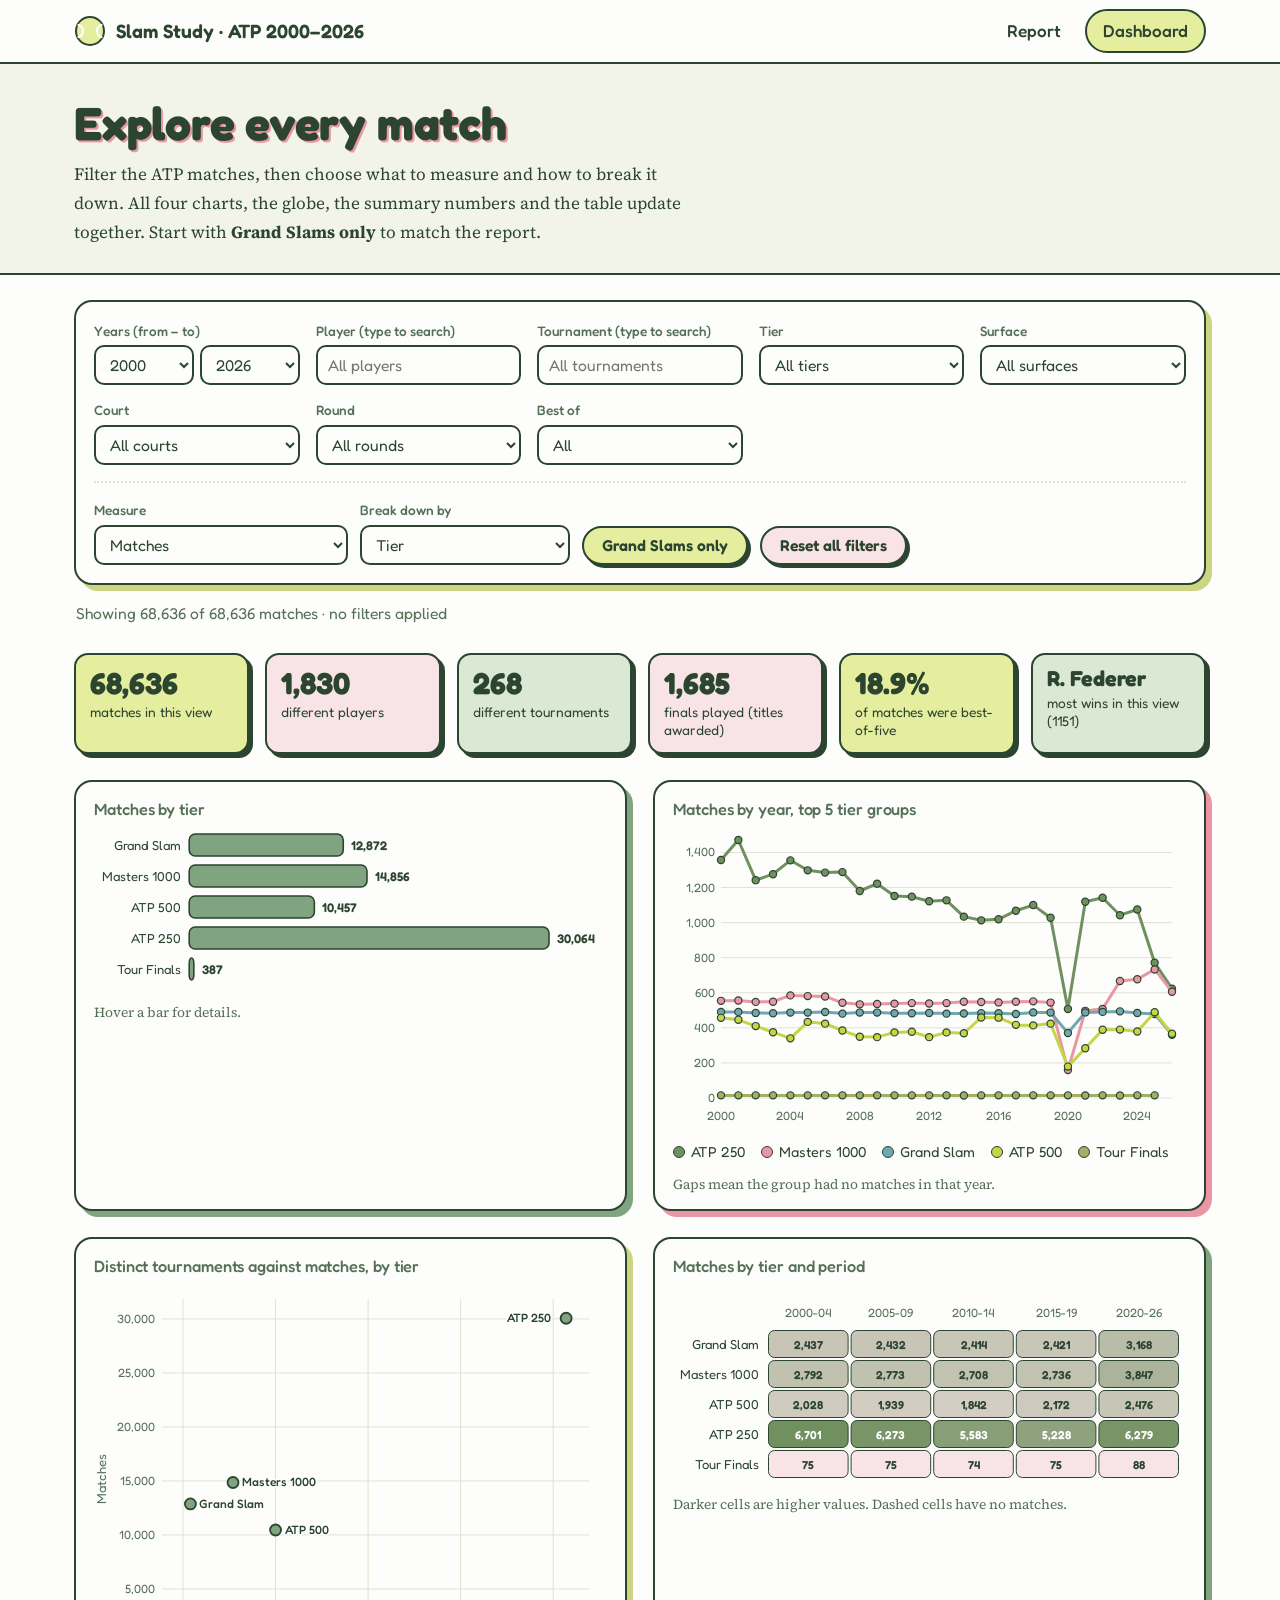
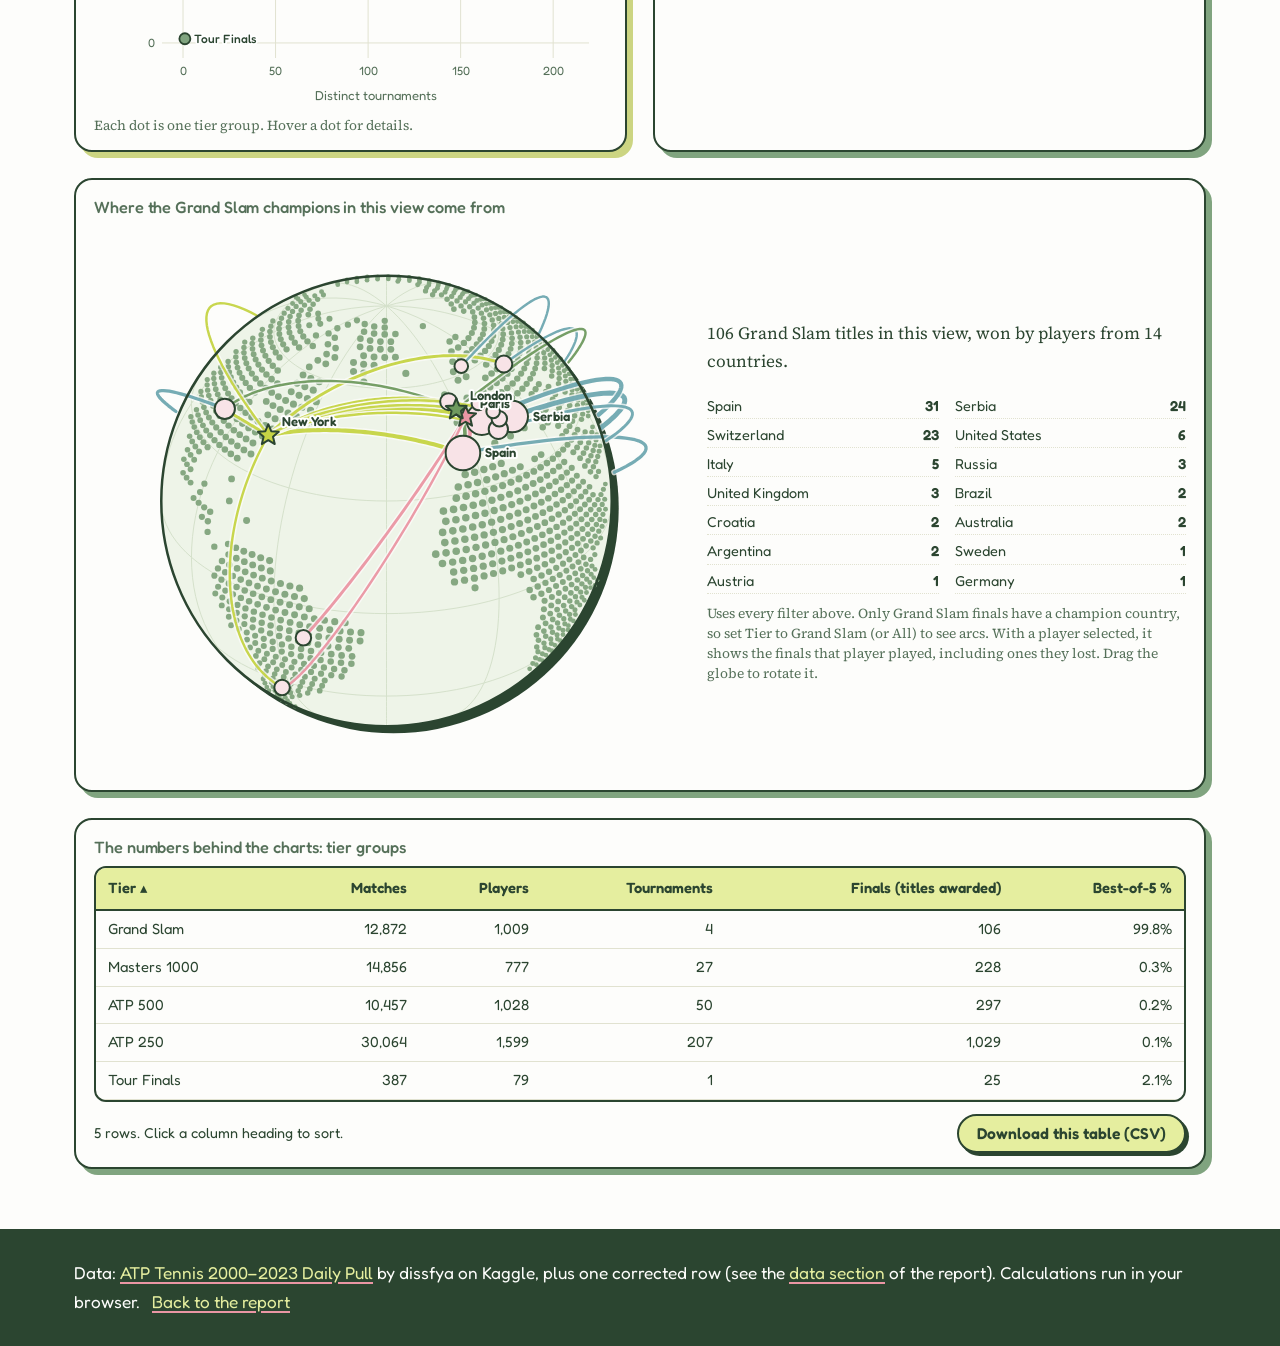
<file: atp-grand-slams/dashboard.html>
<!DOCTYPE html>
<html lang="en">
<head>
<meta charset="utf-8">
<meta name="viewport" content="width=device-width, initial-scale=1">
<title>Dashboard | Who owns the Grand Slams?</title>
<meta name="description" content="Filter 68,000+ ATP matches by year, player, tournament, tier, surface, court, round and best-of, and switch the charts between measures and breakdowns.">
<link rel="preconnect" href="https://fonts.googleapis.com"><link rel="preconnect" href="https://fonts.gstatic.com" crossorigin>
<link href="https://fonts.googleapis.com/css2?family=Fredoka:wght@400;500;600;700&family=Source+Serif+4:ital,opsz,wght@0,8..60,400;0,8..60,600;1,8..60,400&display=swap" rel="stylesheet">
<link rel="stylesheet" href="css/style.css">
</head>
<body>
<nav class="site-nav" aria-label="Main">
  <div class="wrap">
    <a class="brand" href="index.html"><svg viewBox="0 0 32 32" aria-hidden="true"><circle cx="16" cy="16" r="14" fill="#e5ee9f" stroke="#2b4530" stroke-width="2"/><path d="M4.5 10c6 2 6 10 0 12M27.5 10c-6 2-6 10 0 12" fill="none" stroke="#fdfdfb" stroke-width="2.2" stroke-linecap="round"/></svg><span>Slam Study <span class="long">&middot; ATP 2000&ndash;2026</span></span></a>
    <div class="nav-links"><a href="index.html">Report</a><a href="dashboard.html" aria-current="page">Dashboard</a></div>
  </div>
</nav>

<header class="dash-head">
  <div class="wrap">
    <h1>Explore every match</h1>
    <p>Filter the ATP matches, then choose what to measure and how to break it down. All four charts, the globe, the summary numbers and the table update together. Start with <b>Grand Slams only</b> to match the report.</p>
  </div>
</header>

<main class="wrap" style="padding-top:26px;padding-bottom:60px">
  <div id="load" class="load-msg">Loading matches&hellip;</div>

  <div id="app" hidden>
    <section class="controls" aria-label="Filters">
      <div class="filter-grid">
        <div class="field"><label for="f-from">Years (from &ndash; to)</label><div class="range"><select id="f-from" aria-label="From year"></select><select id="f-to" aria-label="To year"></select></div></div>
        <div class="field"><label for="f-player">Player (type to search)</label><input id="f-player" list="dl-players" placeholder="All players" autocomplete="off"><datalist id="dl-players"></datalist></div>
        <div class="field"><label for="f-tour">Tournament (type to search)</label><input id="f-tour" list="dl-tours" placeholder="All tournaments" autocomplete="off"><datalist id="dl-tours"></datalist></div>
        <div class="field"><label for="f-tier">Tier</label><select id="f-tier"></select></div>
        <div class="field"><label for="f-surface">Surface</label><select id="f-surface"></select></div>
        <div class="field"><label for="f-court">Court</label><select id="f-court"></select></div>
        <div class="field"><label for="f-round">Round</label><select id="f-round"></select></div>
        <div class="field"><label for="f-bo">Best of</label><select id="f-bo"></select></div>
      </div>
      <div class="ctl-row">
        <div class="field" style="min-width:210px"><label for="m-measure">Measure</label><select id="m-measure"></select></div>
        <div class="field" style="min-width:210px"><label for="m-dim">Break down by</label><select id="m-dim"></select></div>
        <button class="btn" id="btn-slams" type="button">Grand Slams only</button>
        <button class="btn alt" id="btn-reset" type="button">Reset all filters</button>
      </div>
    </section>
    <p class="view-line" id="view-line" aria-live="polite"></p>

    <section class="kpis" id="kpis" aria-label="Summary numbers"></section>

    <section class="dash-grid" aria-label="Charts">
      <div class="card"><h3 id="t-bar"></h3><div class="chart" id="ch-bar"></div><p class="chart-note" id="n-bar"></p></div>
      <div class="card"><h3 id="t-line"></h3><div class="chart" id="ch-line"></div><p class="chart-note" id="n-line"></p></div>
      <div class="card"><h3 id="t-scatter"></h3><div class="chart" id="ch-scatter"></div><p class="chart-note" id="n-scatter"></p></div>
      <div class="card"><h3 id="t-heat"></h3><div class="chart" id="ch-heat"></div><p class="chart-note" id="n-heat"></p></div>
      <div class="card wide">
        <h3>Where the Grand Slam champions in this view come from</h3>
        <div class="dash-globe">
          <div class="globe-box"><canvas id="dash-globe" width="700" height="660" aria-label="Globe with arcs from champions' home countries to the Grand Slam venues"></canvas><div class="globe-tip" id="dash-tip"></div></div>
          <div><p id="globe-summary" style="margin-top:0"></p><ul class="country-list" id="globe-list"></ul><p class="chart-note">Uses every filter above. Only Grand Slam finals have a champion country, so set Tier to Grand Slam (or All) to see arcs. With a player selected, it shows the finals that player played, including ones they lost. Drag the globe to rotate it.</p></div>
        </div>
      </div>
      <div class="card wide">
        <h3 id="t-table"></h3>
        <div class="tbl-wrap"><table class="data" id="tbl"></table></div>
        <div class="tbl-foot"><span id="tbl-info"></span><span><button class="btn alt" id="btn-more" type="button">Show all rows</button> <button class="btn" id="btn-csv" type="button">Download this table (CSV)</button></span></div>
      </div>
    </section>
  </div>
</main>

<footer class="site-foot"><div class="wrap">Data: <a href="https://www.kaggle.com/datasets/dissfya/atp-tennis-2000-2023daily-pull">ATP Tennis 2000&ndash;2023 Daily Pull</a> by dissfya on Kaggle, plus one corrected row (see the <a href="index.html#data">data section</a> of the report). Calculations run in your browser. &nbsp; <a href="index.html">Back to the report</a></div></footer>

<style>.dash-globe{display:grid;grid-template-columns:minmax(0,1.1fr) minmax(0,.9fr);gap:28px;align-items:center}@media (max-width:900px){.dash-globe{grid-template-columns:minmax(0,1fr)}}</style>
<script src="js/land.js"></script>
<script src="js/charts.js"></script>
<script src="js/globe.js"></script>
<script src="js/dashboard.js"></script>
</body>
</html>
</file>
<file: atp-grand-slams/css/style.css>
/* ATP Grand Slam study - shared styles for report (index.html) and dashboard (dashboard.html)
   Palette is taken from the "fresh from the court" reference: sage court greens, tennis-ball lime,
   blush pink and warm white, with a deep green ink for text. */
:root{
  --white:#fdfdfb; --cream:#f2f4e9; --dust:#e1e2d0; --blush:#f8e3e7; --pink:#ea96a4; --pink-deep:#c95a72;
  --lime:#e5ee9f; --lime-mid:#ccd582; --ball:#c6d445; --olive:#a3af64; --sage:#80a47f; --foliage:#70905f;
  --ink:#2b4530; --ink-soft:#557059;
  --ao:#6fa8b0; --rg:#ea96a4; --w:#6f9a5f; --uso:#c6d445;
  --font-display:"Fredoka","Trebuchet MS","Segoe UI",system-ui,sans-serif;
  --font-body:"Source Serif 4",Georgia,"Times New Roman",serif;
  --outline:2px solid var(--ink);
}
*{box-sizing:border-box}
html{scroll-behavior:smooth}
body{margin:0;background:var(--white);color:var(--ink);font-family:var(--font-body);font-size:1.075rem;line-height:1.68}
h1,h2,h3,h4{font-family:var(--font-display);line-height:1.12;margin:0;letter-spacing:-.005em}
p{margin:0 0 1em}
a{color:var(--ink);text-decoration-color:var(--pink);text-decoration-thickness:2px;text-underline-offset:3px}
:focus-visible{outline:3px solid var(--pink-deep);outline-offset:2px;border-radius:6px}
.wrap{max-width:1180px;margin:0 auto;padding:0 24px}
.sr-only{position:absolute;width:1px;height:1px;overflow:hidden;clip:rect(0 0 0 0);white-space:nowrap}

/* ---------- navigation (shared) ---------- */
.site-nav{position:sticky;top:0;z-index:50;background:var(--white);border-bottom:var(--outline)}
.site-nav .wrap{display:flex;align-items:center;gap:20px;min-height:62px;flex-wrap:wrap}
.brand{display:flex;align-items:center;gap:10px;font-family:var(--font-display);font-weight:600;font-size:1.2rem;text-decoration:none}
.brand svg{width:32px;height:32px;flex:none}
.nav-links{display:flex;gap:6px;margin-left:auto;flex-wrap:wrap}
.nav-links a{font-family:var(--font-display);font-weight:500;padding:6px 16px;border-radius:999px;text-decoration:none;border:2px solid transparent}
.nav-links a:hover{border-color:var(--ink)}
.nav-links a[aria-current="page"]{background:var(--lime);border-color:var(--ink)}

/* ---------- hero ---------- */
.hero{background:var(--cream);padding:64px 0 52px}
.hero-grid{display:grid;grid-template-columns:minmax(0,1.15fr) minmax(0,.85fr);gap:48px;align-items:center}
.hero h1{font-size:clamp(2.5rem,5.6vw,4.4rem);font-weight:700;color:var(--ink);text-shadow:3px 3px 0 var(--pink)}
.byline{font-family:var(--font-display);font-size:1.15rem;font-weight:500;margin:18px 0 22px;color:var(--ink-soft)}
.summary{font-size:1.18rem;max-width:62ch}
.hero-globe{position:relative}
.court-strip{height:34px;background:var(--sage);position:relative;border-top:var(--outline);border-bottom:var(--outline)}
.court-strip::before{content:"";position:absolute;left:0;right:0;top:9px;height:4px;background:var(--white)}
.court-strip::after{content:"";position:absolute;left:0;right:0;bottom:9px;height:4px;background:var(--white)}

/* ---------- headline numbers ---------- */
.stats{display:grid;grid-template-columns:repeat(auto-fit,minmax(178px,1fr));gap:20px;padding:44px 0 8px}
.stat{border:var(--outline);border-radius:16px;padding:16px 18px 14px;box-shadow:5px 5px 0 var(--ink);background:var(--lime)}
.stat:nth-child(2){background:var(--blush)}
.stat:nth-child(3){background:#dbe8d3}
.stat:nth-child(4){background:var(--lime-mid)}
.stat:nth-child(5){background:#f4c9d1}
.stat b{display:block;font-family:var(--font-display);font-weight:700;font-size:2.6rem;line-height:1}
.stat span{display:block;margin-top:8px;font-size:.98rem;line-height:1.35}

/* ---------- findings ---------- */
.finding{padding:76px 0}
.finding.alt{background:var(--cream)}
.finding h2{font-size:clamp(1.65rem,3.1vw,2.35rem);font-weight:600;max-width:31ch;margin-bottom:30px}
.finding-body{display:grid;grid-template-columns:minmax(0,5fr) minmax(0,7fr);gap:52px;align-items:start}
.finding-text p{max-width:56ch}
.finding-text .aside{font-size:.96rem;color:var(--ink-soft);border-left:4px solid var(--pink);padding:2px 0 2px 14px;margin-top:18px}
.card{background:var(--white);border:var(--outline);border-radius:18px;padding:18px 18px 14px;box-shadow:6px 6px 0 var(--shadow,var(--sage))}
.finding:nth-of-type(3n+1) .card{--shadow:var(--pink)}
.finding:nth-of-type(3n+2) .card{--shadow:var(--sage)}
.finding:nth-of-type(3n) .card{--shadow:var(--lime-mid)}
.card h3{font-size:1.02rem;font-weight:500;margin-bottom:10px;color:var(--ink-soft)}
.chart{width:100%;min-height:120px}
.chart svg{display:block;width:100%;height:auto;overflow:visible}
.chart-note{font-size:.86rem;color:var(--ink-soft);margin:10px 0 0;line-height:1.45}
.legend{display:flex;flex-wrap:wrap;gap:6px 16px;margin-top:12px;font-family:var(--font-display);font-size:.9rem}
.legend i{display:inline-block;width:12px;height:12px;border-radius:50%;border:1.5px solid var(--ink);margin-right:6px;vertical-align:-1px}
svg text{font-family:var(--font-display);fill:var(--ink)}
svg .ax{font-size:12px;fill:var(--ink-soft)}
svg .lbl{font-size:13px}
svg .val{font-size:12.5px;font-weight:600}
.small-multiples{display:grid;grid-template-columns:repeat(2,minmax(0,1fr));gap:18px 22px}
.small-multiples h4{font-size:.98rem;font-weight:600;margin-bottom:4px;display:flex;align-items:center;gap:8px}
.dot{display:inline-block;width:13px;height:13px;border-radius:50%;border:1.5px solid var(--ink)}

/* champion grid */
.cgrid{width:100%;table-layout:fixed;border-collapse:separate;border-spacing:3px;font-family:var(--font-display);font-size:.8rem}
.cgrid th{font-weight:600;font-size:.82rem;padding:2px 0 6px;text-align:center}
.cgrid th:first-child{text-align:right;padding-right:6px;width:2.6rem}
.cgrid td.yr{font-weight:500;color:var(--ink-soft);text-align:right;padding-right:6px}
.cgrid td.c{border-radius:6px;padding:3px 3px;text-align:center;white-space:nowrap;overflow:hidden;text-overflow:ellipsis;line-height:1.25}
@media (max-width:520px){.cgrid{font-size:.68rem}.cgrid th{font-size:.7rem}}
.cgrid td.none{background:transparent;color:var(--ink-soft);border:1.5px dashed var(--dust)}
.g-fed{background:var(--sage);color:#fff}.g-nad{background:var(--pink);color:var(--ink)}.g-djo{background:var(--ink);color:#fff}
.g-nxt{background:var(--ball);color:var(--ink)}.g-oth{background:var(--dust);color:var(--ink)}
.legend .g-fed i{background:var(--sage)}

/* globe */
.globe-layout{display:grid;grid-template-columns:minmax(0,1fr);gap:18px}
.globe-box{position:relative}
.globe-box canvas{display:block;width:100%;height:auto;cursor:grab;touch-action:pan-y}
.globe-box canvas:active{cursor:grabbing}
.globe-tip{position:absolute;pointer-events:none;background:var(--ink);color:#fff;padding:8px 11px;border-radius:10px;font-family:var(--font-display);font-size:.85rem;line-height:1.35;max-width:240px;display:none;z-index:5}
.globe-ctl{display:flex;flex-wrap:wrap;gap:8px;margin-top:6px}
.chip{font-family:var(--font-display);font-weight:500;font-size:.88rem;border:2px solid var(--ink);border-radius:999px;background:var(--white);padding:4px 12px;cursor:pointer;color:var(--ink)}
.chip[aria-pressed="true"]{background:var(--lime)}
.chip .dot{margin-right:6px;vertical-align:-2px}
.chip:hover{background:var(--blush)}
.country-list{list-style:none;margin:14px 0 0;padding:0;display:grid;grid-template-columns:repeat(auto-fill,minmax(150px,1fr));gap:4px 16px;font-family:var(--font-display);font-size:.9rem}
.country-list li{display:flex;justify-content:space-between;border-bottom:1.5px dotted var(--dust)}
.country-list b{font-weight:600}

/* data section */
.data-grid{display:grid;grid-template-columns:repeat(2,minmax(0,1fr));gap:26px 48px}
.data-grid h3{font-size:1.15rem;font-weight:600;margin-bottom:6px}
.data-grid p,.data-grid li{font-size:1rem}
.data-grid ul{margin:0 0 1em;padding-left:1.1em}
code{font-family:ui-monospace,SFMono-Regular,Menlo,monospace;font-size:.88em;background:var(--lime);padding:1px 5px;border-radius:5px}
.site-foot{background:var(--ink);color:var(--white);padding:30px 0;font-family:var(--font-display)}
.site-foot a{color:var(--lime)}

/* tooltip (shared by all charts) */
.tt{position:fixed;z-index:100;display:none;pointer-events:none;background:var(--ink);color:#fff;padding:7px 11px;border-radius:10px;
  font-family:var(--font-display);font-size:.85rem;line-height:1.35;max-width:260px;box-shadow:3px 3px 0 var(--pink)}
.tt b{color:var(--lime)}

/* ---------- dashboard ---------- */
.dash-head{background:var(--cream);padding:34px 0 26px;border-bottom:var(--outline)}
.dash-head h1{font-size:clamp(1.9rem,4vw,2.9rem);font-weight:700;text-shadow:2px 2px 0 var(--pink)}
.dash-head p{max-width:70ch;margin:10px 0 0}
.controls{background:var(--white);border:var(--outline);border-radius:18px;padding:18px;margin-top:-1px;box-shadow:6px 6px 0 var(--lime-mid)}
.filter-grid{display:grid;grid-template-columns:repeat(auto-fit,minmax(170px,1fr));gap:14px 16px}
.field label{display:block;font-family:var(--font-display);font-weight:500;font-size:.85rem;margin-bottom:3px;color:var(--ink-soft)}
.field select,.field input{width:100%;font-family:var(--font-display);font-size:.98rem;color:var(--ink);background:var(--white);border:var(--outline);border-radius:10px;padding:7px 10px;height:40px}
.field .range{display:flex;gap:6px;align-items:center}
.ctl-row{display:flex;flex-wrap:wrap;gap:12px;align-items:end;margin-top:16px;padding-top:16px;border-top:2px dotted var(--dust)}
.btn{font-family:var(--font-display);font-weight:600;font-size:.98rem;color:var(--ink);background:var(--lime);border:var(--outline);border-radius:999px;padding:8px 18px;cursor:pointer;box-shadow:3px 3px 0 var(--ink)}
.btn:hover{background:var(--ball)}
.btn:active{transform:translate(2px,2px);box-shadow:1px 1px 0 var(--ink)}
.btn.alt{background:var(--blush)}
.btn.alt:hover{background:var(--pink)}
.view-line{font-family:var(--font-display);font-size:.98rem;margin:16px 2px 0;color:var(--ink-soft)}
.kpis{display:grid;grid-template-columns:repeat(auto-fit,minmax(150px,1fr));gap:16px;margin:26px 0}
.kpi{border:var(--outline);border-radius:14px;padding:12px 14px;box-shadow:4px 4px 0 var(--ink);background:var(--lime)}
.kpi:nth-child(even){background:var(--blush)}
.kpi:nth-child(3n){background:#dbe8d3}
.kpi b{display:block;font-family:var(--font-display);font-size:1.9rem;line-height:1.05;font-weight:700;overflow-wrap:anywhere}
.kpi span{font-family:var(--font-display);font-size:.86rem;line-height:1.3;display:block;margin-top:5px}
.dash-grid{display:grid;grid-template-columns:repeat(2,minmax(0,1fr));gap:26px}
.dash-grid .wide{grid-column:1/-1}
.dash-grid .card{--shadow:var(--sage)}
.dash-grid .card:nth-child(2){--shadow:var(--pink)}
.dash-grid .card:nth-child(3){--shadow:var(--lime-mid)}
.empty{font-family:var(--font-display);padding:34px 8px;text-align:center;color:var(--ink-soft)}
.tbl-wrap{overflow:auto;max-height:460px;border:var(--outline);border-radius:12px}
table.data{border-collapse:collapse;width:100%;font-family:var(--font-display);font-size:.92rem}
table.data th{position:sticky;top:0;background:var(--lime);text-align:right;padding:8px 12px;border-bottom:var(--outline);cursor:pointer;white-space:nowrap;font-weight:600}
table.data th:first-child,table.data td:first-child{text-align:left}
table.data td{padding:6px 12px;text-align:right;border-bottom:1.5px solid var(--dust);white-space:nowrap}
table.data tbody tr:hover{background:var(--cream)}
table.data th[aria-sort="descending"]::after{content:" \25BE"}
table.data th[aria-sort="ascending"]::after{content:" \25B4"}
.tbl-foot{display:flex;flex-wrap:wrap;gap:12px;align-items:center;justify-content:space-between;margin-top:12px;font-family:var(--font-display);font-size:.9rem}
.load-msg{font-family:var(--font-display);padding:60px 0;text-align:center;font-size:1.2rem}

@media (max-width:900px){
  .hero-grid,.finding-body,.data-grid,.dash-grid{grid-template-columns:minmax(0,1fr)}
  .finding{padding:56px 0}
  .small-multiples{grid-template-columns:minmax(0,1fr)}
  .brand span.long{display:none}
}
@media (prefers-reduced-motion:reduce){html{scroll-behavior:auto}}
</file>
